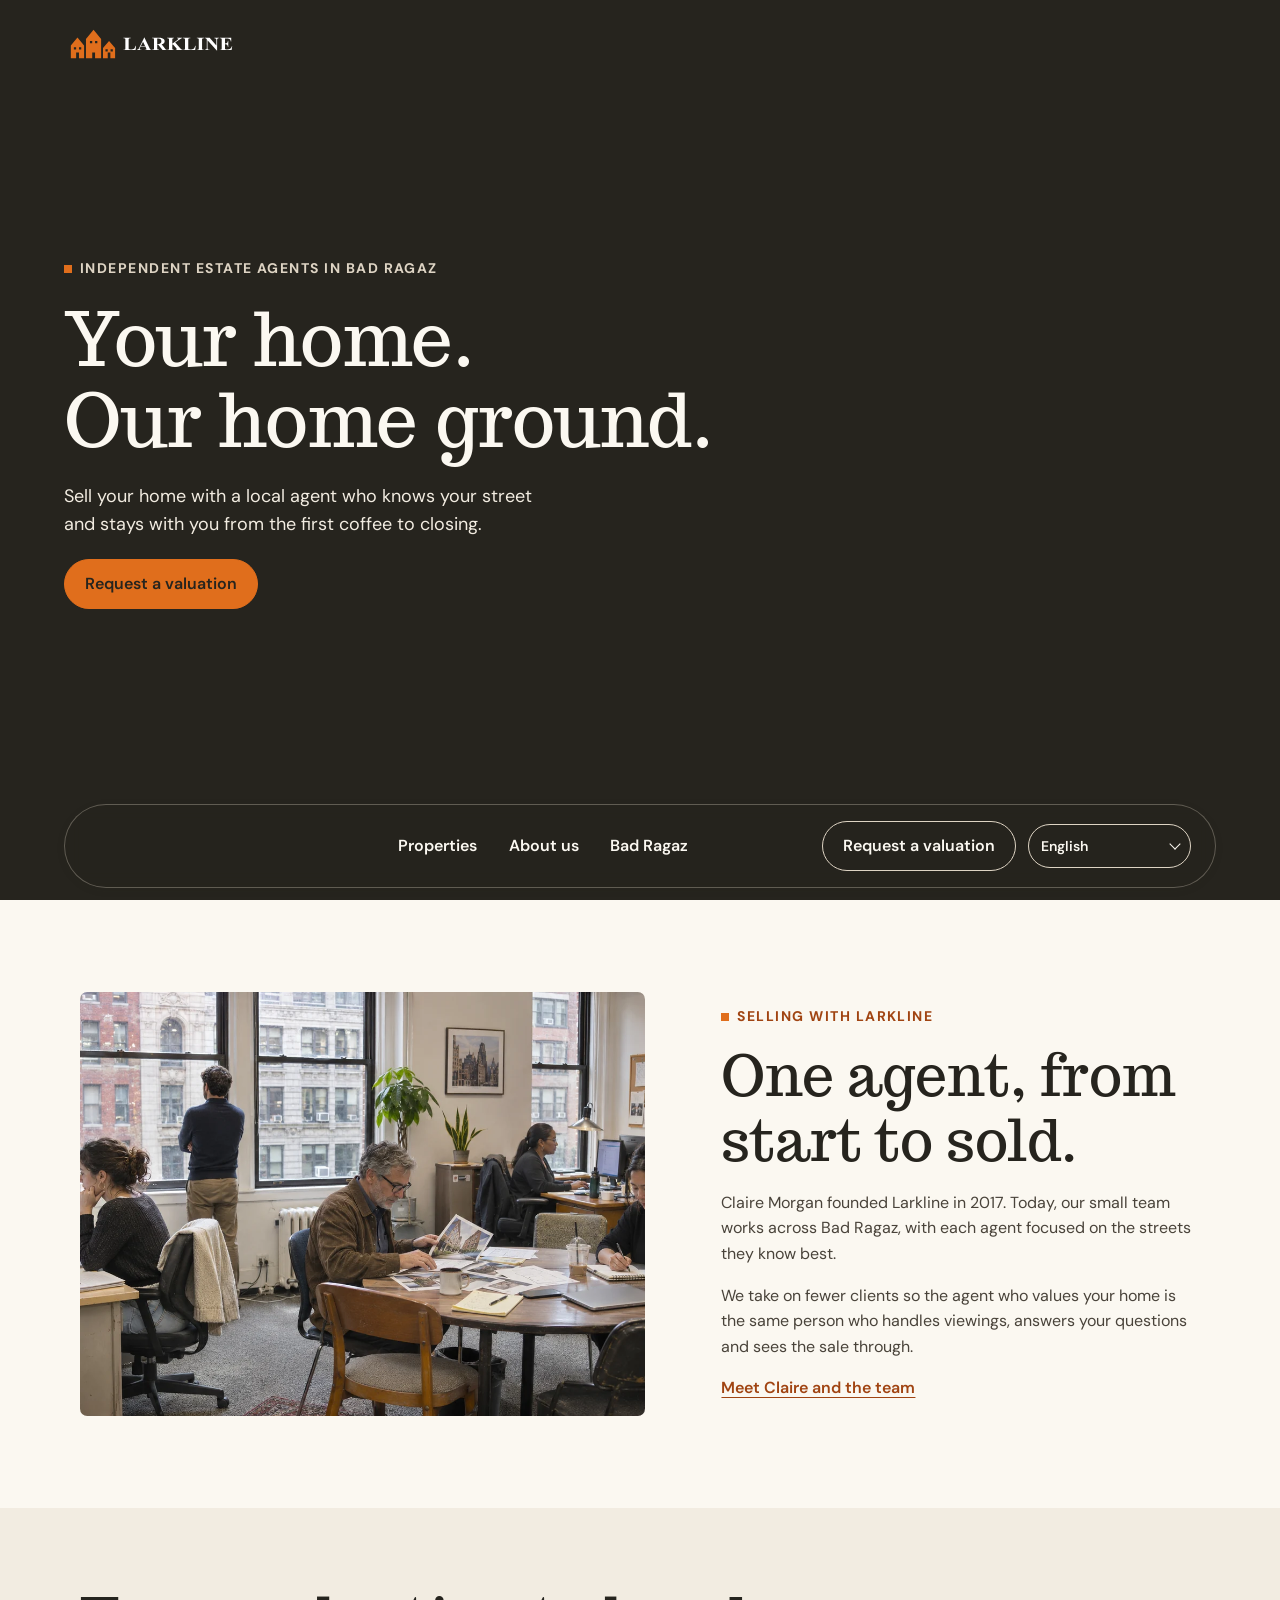
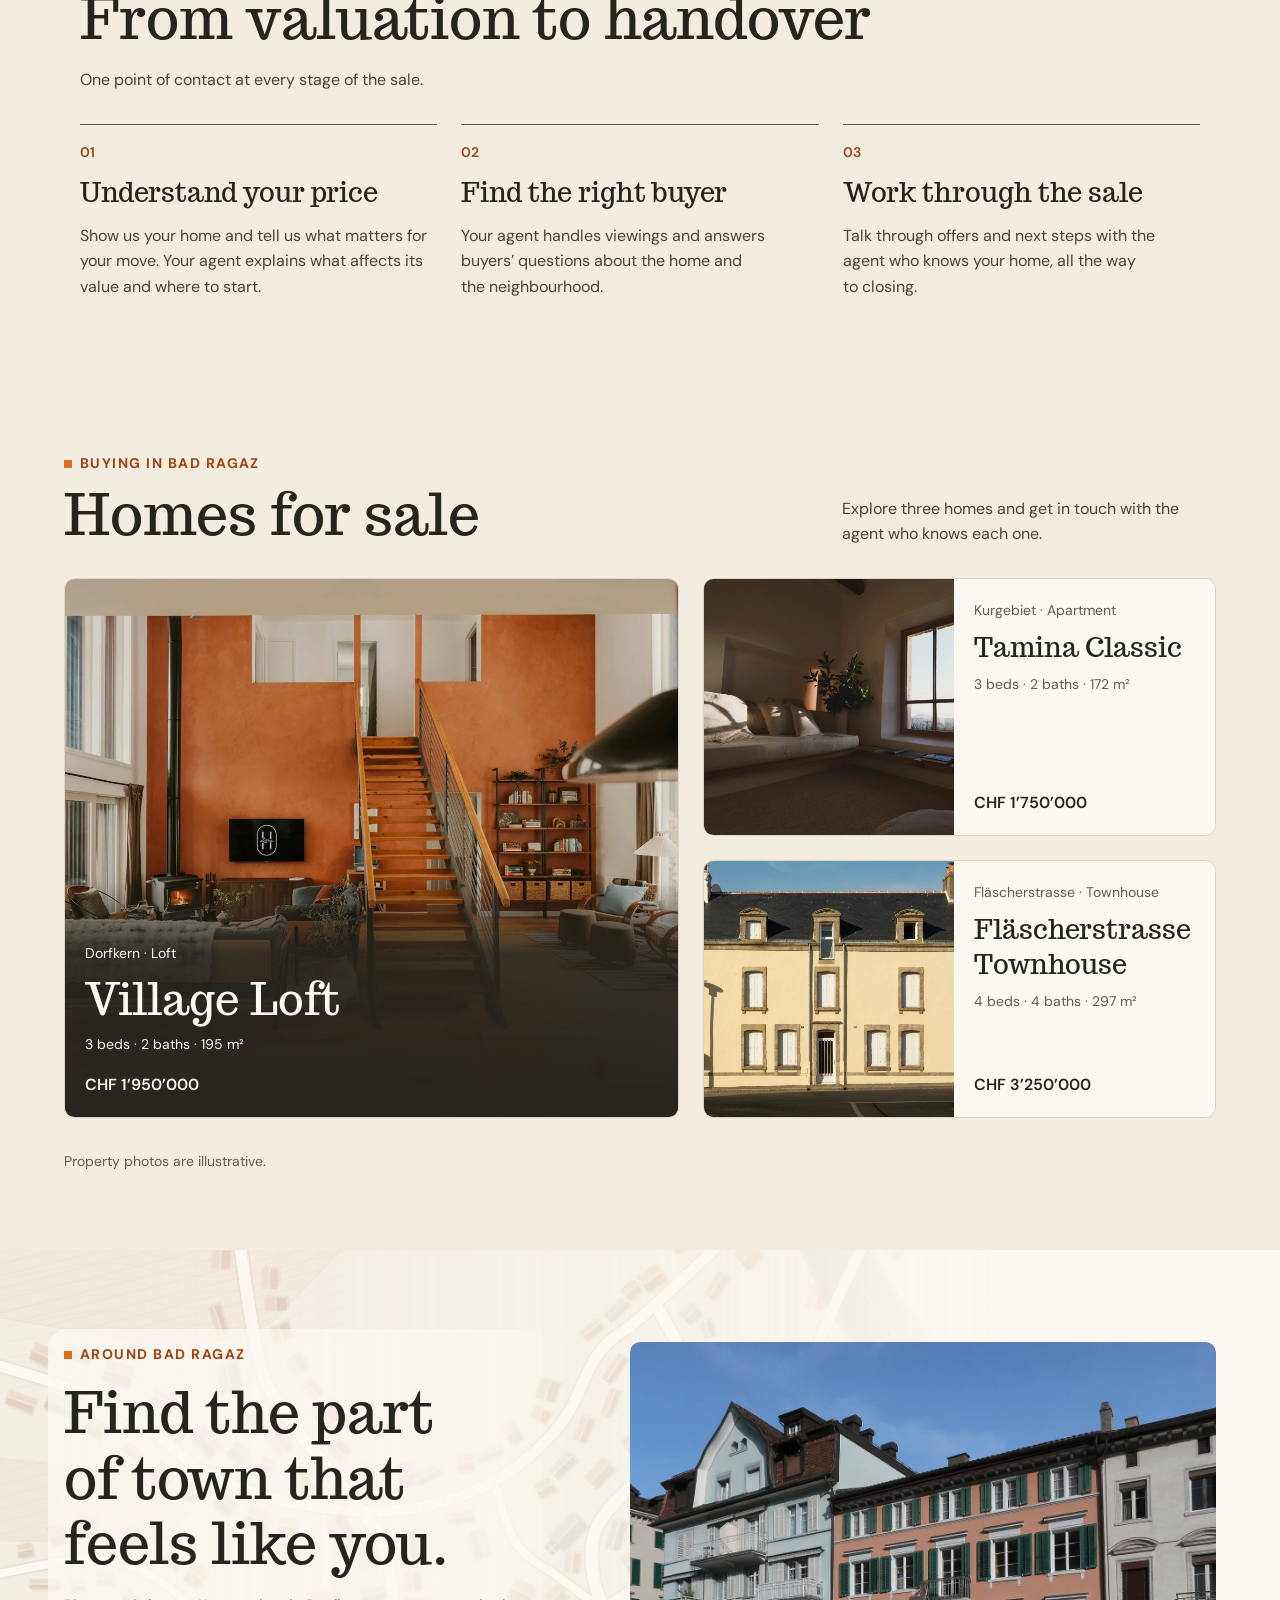
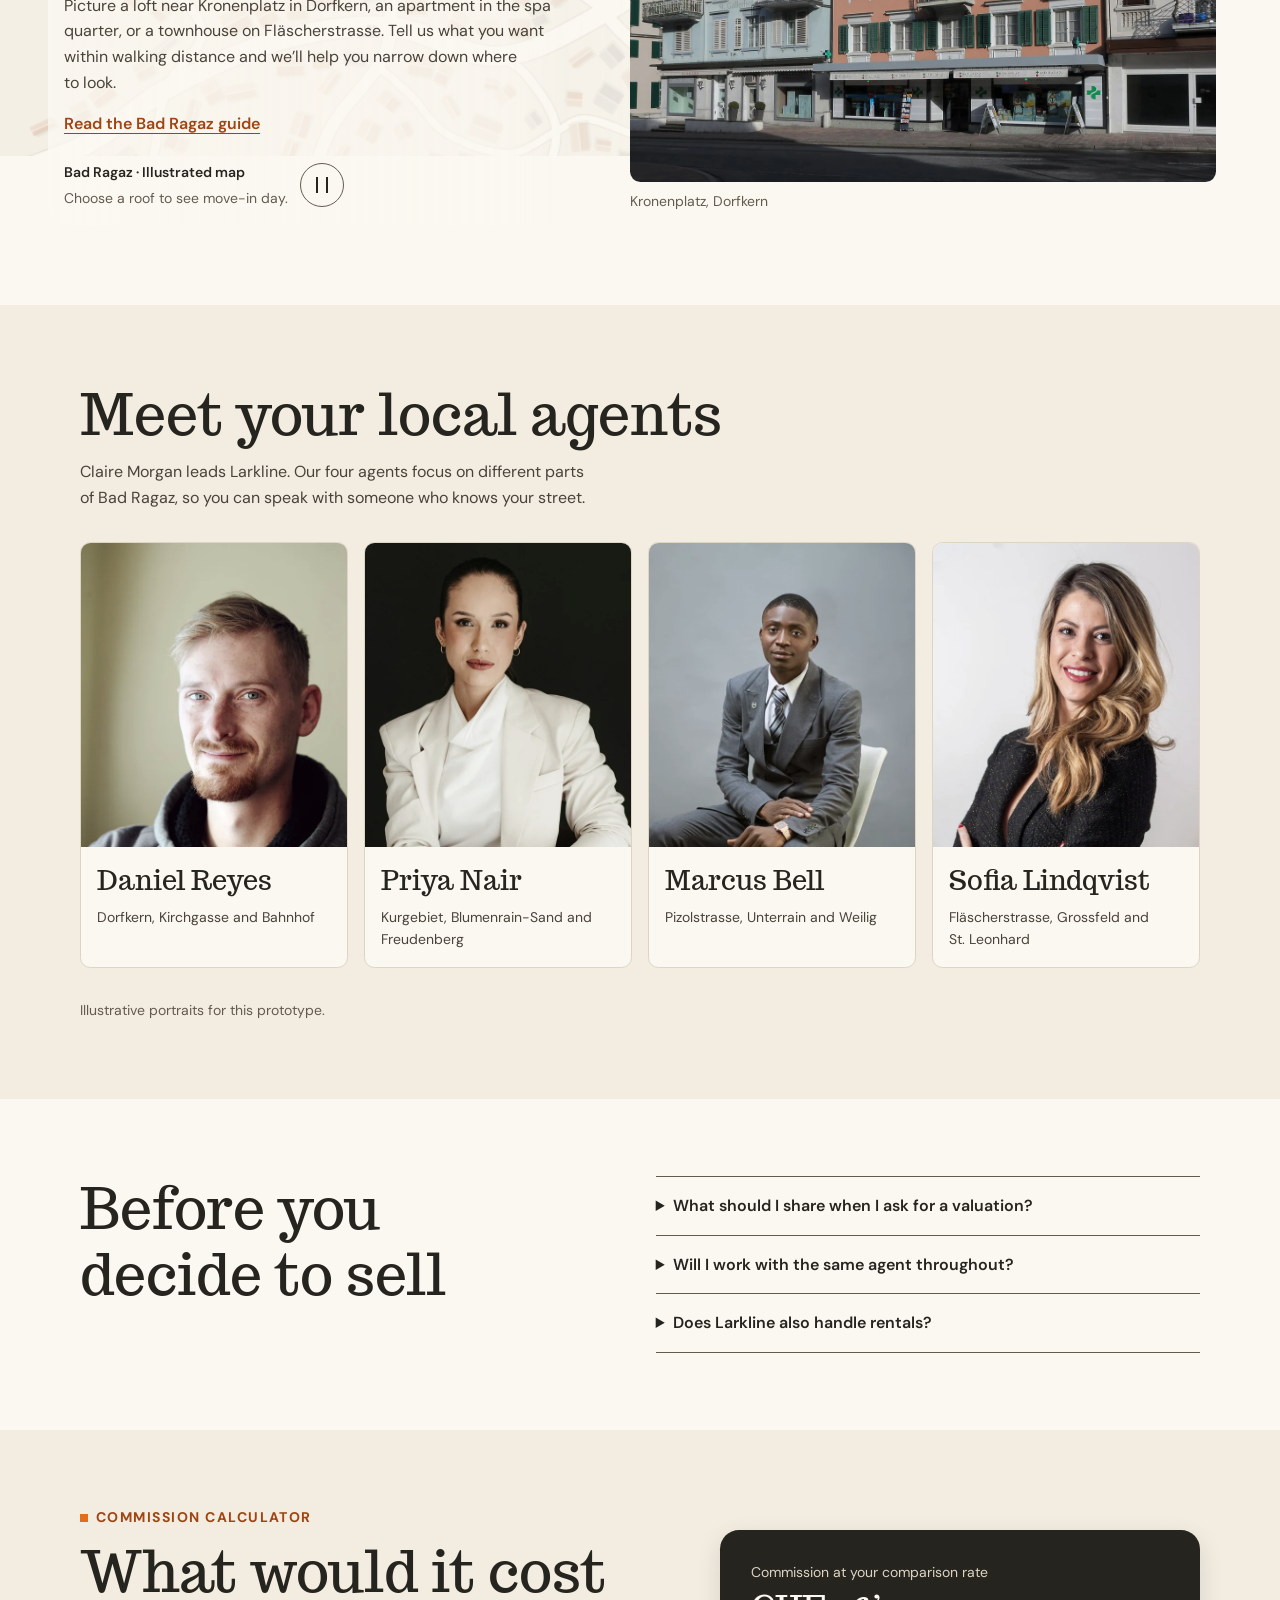
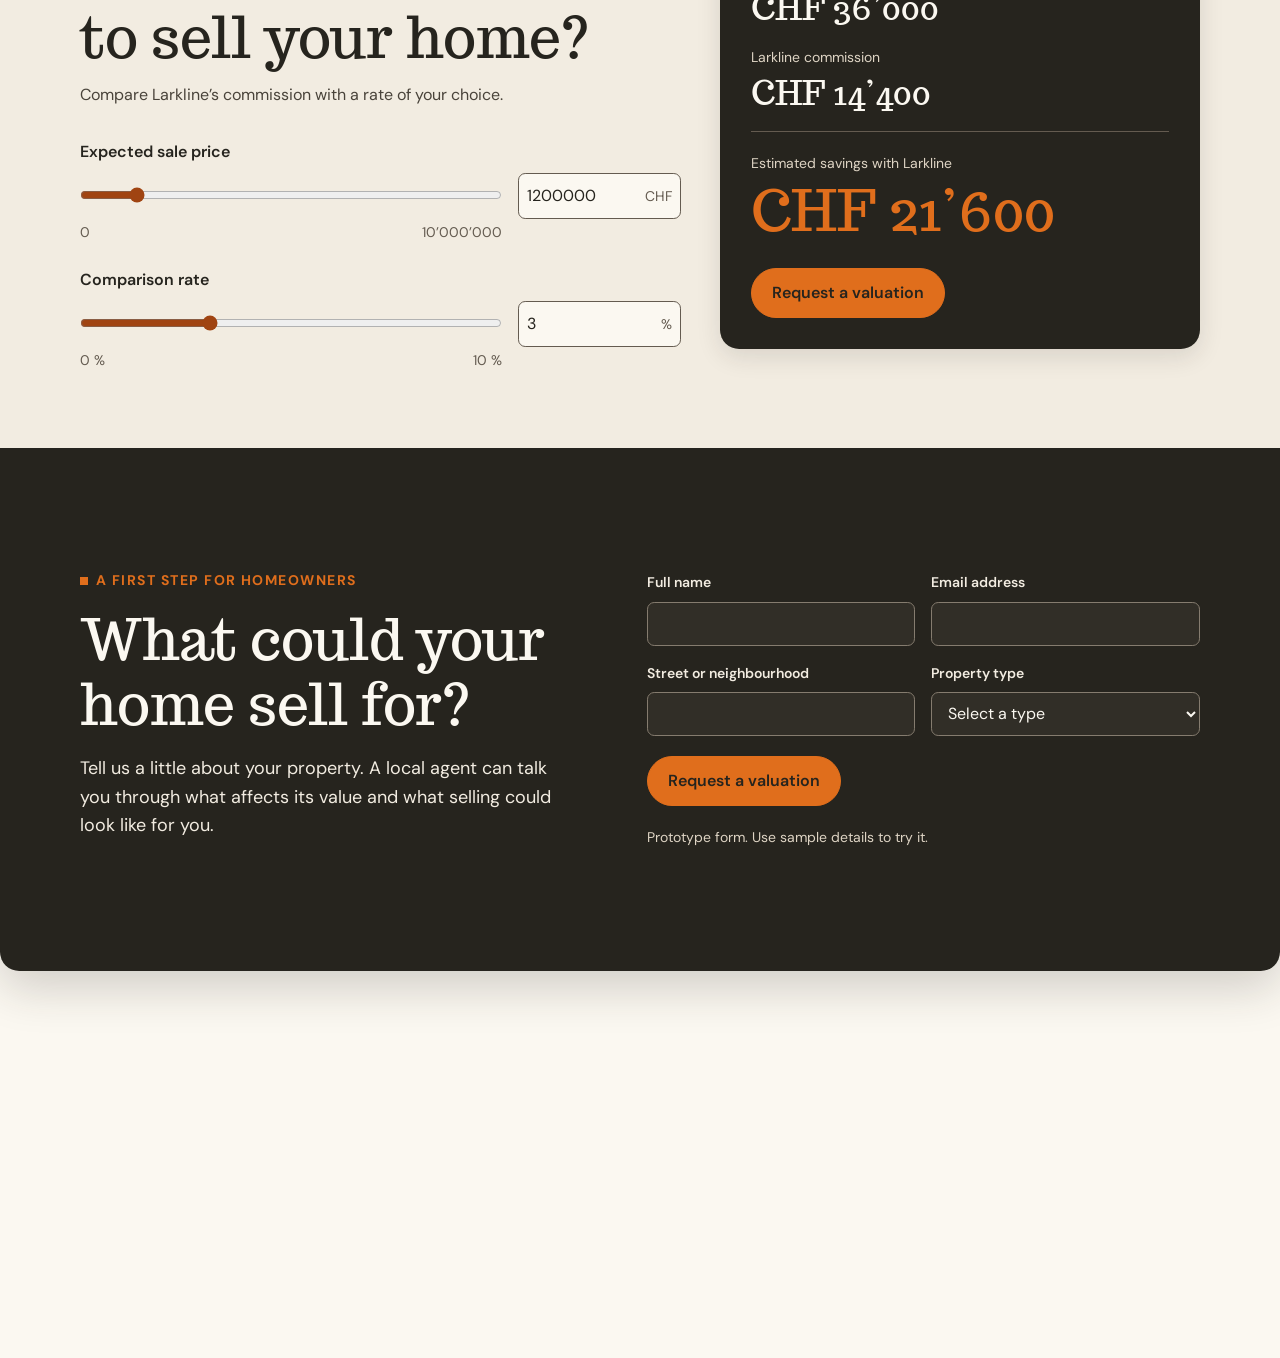
<file: index.html>
<!doctype html>
<html lang="en">
<head>
  <meta charset="utf-8">
  <meta name="viewport" content="width=device-width, initial-scale=1">
  <meta name="description" content="Larkline Estates is an independent Bad Ragaz estate agency. Sell your home or find your next one with a local agent by your side." data-i18n-content="meta/home">
  <title data-i18n="home-title">Larkline Estates | Local estate agents in Bad Ragaz</title>
  <link rel="icon" href="assets/larkline-favicon.png" type="image/png">
  <link rel="stylesheet" href="styles.css">
  <script src="language.js" defer></script>
  <script src="prototype.js" defer></script>
  <script src="town-map.js" defer></script>
</head>
<body>
  <a class="skip-link btn-solid" href="#main" data-i18n="skip">Skip to content</a>
  <main id="main" class="page-cover bg-light-1" data-curtain-cover tabindex="-1">
    <section class="home-hero bg-dark-1 body-on-dark boxed-l" aria-labelledby="home-title">
      <video class="hero-video" src="assets/hero-video.mp4" muted loop playsinline preload="metadata" aria-hidden="true" data-hero-video></video>
      <a class="brand hero-brand" href="index.html" aria-label="Larkline Estates home" data-i18n-aria-label="home-label" aria-current="page">
        <img src="assets/larkline-logo-light.svg" width="930" height="213" alt="Larkline Estates">
      </a>
      <div class="hero-copy flex-column flex-align-start">
        <p class="sub-title detail-on-dark eyebrow" data-i18n="hero-eyebrow">Independent estate agents in Bad Ragaz</p>
        <h1 id="home-title" class="title-1 heading-on-dark"><span data-i18n="hero-title-first">Your home.</span> <br><span data-i18n="hero-title-second">Our home ground.</span></h1>
        <p class="body-l" data-i18n="hero-intro">Sell your home with a local agent who knows your street and stays with you from the first coffee to closing.</p>
        <a class="btn-solid-on-dark" href="#valuation" data-i18n="valuation">Request a valuation</a>
      </div>
    </section>

  <header class="site-header home-nav flex-row flex-align-center flex-justify-between" data-home-nav>
    <a class="brand nav-brand" href="index.html" aria-label="Larkline Estates home" data-i18n-aria-label="home-label">
      <img src="assets/larkline-logo.svg" width="930" height="213" alt="Larkline Estates">
    </a>
    <nav class="desktop-nav" aria-label="Main navigation" data-i18n-aria-label="nav-label">
      <a href="#properties" data-i18n="properties">Properties</a>
      <a href="about.html" data-i18n="about">About us</a>
      <a href="bad-ragaz.html">Bad Ragaz</a>
    </nav>
    <div class="desktop-actions flex-row flex-align-center gap-12">
      <a class="btn-outline" href="#valuation" data-i18n="valuation">Request a valuation</a>
      <label class="language-picker" hidden>
        <span class="visually-hidden" data-i18n="language">Language</span>
        <select data-language-select>
          <option value="en" lang="en">English</option>
          <option value="de" lang="de">Deutsch</option>
          <option value="nl" lang="en" aria-label="What Rino speaks (Dutch)">What Rino speaks</option>
        </select>
      </label>
    </div>
    <details class="mobile-menu" data-menu>
      <summary><span class="visually-hidden" data-i18n="menu">Menu</span><span class="mobile-menu-icon" aria-hidden="true"></span></summary>
      <nav class="mobile-nav flex-column gap-8" aria-label="Main navigation" data-i18n-aria-label="nav-label">
        <a href="#properties" data-i18n="properties">Properties</a>
        <a href="about.html" data-i18n="about">About us</a>
        <a href="bad-ragaz.html">Bad Ragaz</a>
        <a class="btn-solid" href="#valuation" data-i18n="valuation">Request a valuation</a>
        <label class="language-picker" hidden>
          <span class="visually-hidden" data-i18n="language">Language</span>
          <select data-language-select>
            <option value="en" lang="en">English</option>
            <option value="de" lang="de">Deutsch</option>
            <option value="nl" lang="en" aria-label="What Rino speaks (Dutch)">What Rino speaks</option>
          </select>
        </label>
      </nav>
    </details>
  </header>

    <section id="about" data-scroll-reveal class="about-section bg-light-1 boxed-m pad-tb-96 flex-column gap-24" aria-labelledby="about-title">
      <div class="about-grid">
        <figure class="office-photo">
          <img class="rounded-s" src="assets/larkline-office.webp" width="1400" height="788" alt="People working together around a table in the supplied office photo" data-i18n-alt="office-alt" loading="lazy">
        </figure>
        <div class="section-copy flex-column flex-align-start gap-16">
          <p class="sub-title subtitle-on-light eyebrow" data-i18n="about-eyebrow">Selling with Larkline</p>
          <h2 id="about-title" class="title-2 heading-on-light" data-i18n="about-title">One agent, from start to sold.</h2>
          <p data-i18n="about-start">Claire Morgan founded Larkline in 2017. Today, our small team works across Bad Ragaz, with each agent focused on the streets they know best.</p>
          <p data-i18n="about-service">We take on fewer clients so the agent who values your home is the same person who handles viewings, answers your questions and sees the sale through.</p>
          <a class="text-link link-on-light" href="about.html" data-i18n="meet-team-link">Meet Claire and the team</a>
        </div>
      </div>
    </section>

    <section id="selling" data-scroll-reveal class="selling-section bg-light-2 boxed-m pad-tb-80 flex-column gap-32" aria-labelledby="selling-title">
      <div class="section-heading flex-row flex-wrap flex-align-end flex-justify-between gap-16">
        <h2 id="selling-title" class="title-2 heading-on-light" data-i18n="selling-title">From valuation to handover</h2>
        <p data-i18n="selling-intro">One point of contact at every stage of the sale.</p>
      </div>
      <ol class="selling-steps gap-24">
        <li class="flex-column gap-12">
          <h3 class="title-5 heading-on-light" data-i18n="selling-price">Understand your price</h3>
          <p data-i18n="selling-price-copy">Show us your home and tell us what matters for your move. Your agent explains what affects its value and where to start.</p>
        </li>
        <li class="flex-column gap-12">
          <h3 class="title-5 heading-on-light" data-i18n="selling-buyer">Find the right buyer</h3>
          <p data-i18n="selling-buyer-copy">Your agent handles viewings and answers buyers’ questions about the home and the neighbourhood.</p>
        </li>
        <li class="flex-column gap-12">
          <h3 class="title-5 heading-on-light" data-i18n="selling-steps">Work through the sale</h3>
          <p data-i18n="selling-steps-copy">Talk through offers and next steps with the agent who knows your home, all the way to closing.</p>
        </li>
      </ol>
    </section>

    <section id="properties" data-scroll-reveal class="bg-light-2 boxed-l pad-tb-80 flex-column gap-32" aria-labelledby="properties-title">
      <div class="section-heading flex-row flex-wrap flex-align-end flex-justify-between gap-16">
        <div class="flex-column gap-8">
          <p class="sub-title subtitle-on-light eyebrow" data-i18n="buying">Buying in Bad Ragaz</p>
          <h2 id="properties-title" class="title-2 heading-on-light" data-i18n="listings">Homes for sale</h2>
        </div>
        <p data-i18n="listing-intro">Explore three homes and get in touch with the agent who knows each one.</p>
      </div>
      <div class="listing-grid gap-24">
        <article class="listing-card listing-featured">
          <a class="listing-link flex-column" href="property.html?listing=village-loft">
            <div class="listing-image">
              <img src="assets/village-living.webp" width="1600" height="1067" alt="Illustrative living room with warm timber and daylight" data-i18n-alt="loft-alt" loading="lazy">
            </div>
            <div class="listing-copy pad-20 flex-column gap-8">
              <p class="body-s">Dorfkern · Loft</p>
              <h3 class="title-3">Village Loft</h3>
              <p class="body-s" data-i18n="loft-facts">3 beds · 2 baths · 195 m²</p>
              <p class="listing-price">CHF 1’950’000</p>
            </div>
          </a>
        </article>
        <article class="listing-card">
          <a class="listing-link flex-column" href="property.html?listing=tamina-classic">
            <div class="listing-image">
              <img src="assets/tamina.webp" width="1500" height="1000" alt="Illustrative apartment living room with soft neutral finishes" data-i18n-alt="tamina-alt" loading="lazy">
            </div>
            <div class="listing-copy pad-20 flex-column gap-8">
              <p class="body-s detail-on-light" data-i18n="tamina-meta">Kurgebiet · Apartment</p>
              <h3 class="title-5 heading-on-light">Tamina Classic</h3>
              <p class="body-s detail-on-light" data-i18n="tamina-facts">3 beds · 2 baths · 172 m²</p>
              <p class="listing-price">CHF 1’750’000</p>
            </div>
          </a>
        </article>
        <article class="listing-card">
          <a class="listing-link flex-column" href="property.html?listing=flaescherstrasse-townhouse">
            <div class="listing-image">
              <img src="assets/townhouse.webp" width="1500" height="1000" alt="Illustrative townhouse with a cream façade and slate roof" data-i18n-alt="townhouse-alt" loading="lazy">
            </div>
            <div class="listing-copy pad-20 flex-column gap-8">
              <p class="body-s detail-on-light" data-i18n="townhouse-meta">Fläscherstrasse · Townhouse</p>
              <h3 class="title-5 heading-on-light" data-i18n="townhouse-title">Fläscherstrasse Townhouse</h3>
              <p class="body-s detail-on-light" data-i18n="townhouse-facts">4 beds · 4 baths · 297 m²</p>
              <p class="listing-price">CHF 3’250’000</p>
            </div>
          </a>
        </article>
      </div>
      <p class="body-s detail-on-light" data-i18n="photo-note">Property photos are illustrative.</p>
    </section>

    <section id="bad-ragaz" data-scroll-reveal data-neighborhood-section class="neighborhood-section bg-light-1 boxed-l pad-tb-96" aria-labelledby="neighborhood-title">
      <div class="town-map" data-town-map hidden>
        <canvas class="town-map-canvas" data-map-canvas aria-hidden="true"></canvas>
      </div>
      <button type="button" class="town-map-surface" data-map-surface aria-label="Play move-in on the illustrated map" hidden></button>
      <div class="neighborhood-grid">
        <div class="neighborhood-copy flex-column flex-align-start gap-24">
          <div class="section-copy flex-column flex-align-start gap-16">
            <p class="sub-title subtitle-on-light eyebrow" data-i18n="around">Around Bad Ragaz</p>
            <h2 id="neighborhood-title" class="title-2 heading-on-light" data-i18n="around-title">Find the part of town that feels like you.</h2>
            <p data-i18n="around-copy">Picture a loft near Kronenplatz in Dorfkern, an apartment in the spa quarter, or a townhouse on Fläscherstrasse. Tell us what you want within walking distance and we’ll help you narrow down where to look.</p>
            <a class="text-link link-on-light" href="bad-ragaz.html" data-i18n="town-guide-link">Read the Bad Ragaz guide</a>
          </div>
          <div class="town-map-ui flex-row flex-align-center gap-12" data-map-ui hidden>
            <div class="town-map-caption flex-column gap-4">
              <p class="body-s map-caption-label" data-i18n="map-caption">Bad Ragaz · Illustrated map</p>
              <p class="body-s" role="status" data-map-status hidden>Choose a roof to see move-in day.</p>
            </div>
            <button type="button" class="map-action" data-map-pause aria-label="Pause map" hidden></button>
          </div>
        </div>
        <figure class="neighborhood-photo flex-column gap-8">
          <img class="rounded-m" src="assets/kronenplatz.webp" width="1500" height="1000" alt="Historic buildings and storefronts at Kronenplatz in the centre of Bad Ragaz" data-i18n-alt="town-alt" loading="lazy">
          <figcaption class="body-s detail-on-light">Kronenplatz, Dorfkern</figcaption>
        </figure>
      </div>
    </section>

    <section id="team" data-scroll-reveal class="bg-light-2 boxed-m pad-tb-80 flex-column gap-32" aria-labelledby="team-title">
      <div class="section-copy flex-column gap-12">
        <h2 id="team-title" class="title-2 heading-on-light" data-i18n="team-title">Meet your local agents</h2>
        <p data-i18n="team-intro">Claire Morgan leads Larkline. Our four agents focus on different parts of Bad Ragaz, so you can speak with someone who knows your street.</p>
      </div>
      <ul class="local-agents gap-16">
        <li class="card agent-profile"><img src="assets/agent-daniel.webp" alt="" width="560" height="640" loading="lazy"><div class="pad-16 flex-column gap-8"><h3 class="title-5 heading-on-light">Daniel Reyes</h3><p class="body-s" data-i18n="daniel-area">Dorfkern, Kirchgasse and Bahnhof</p></div></li>
        <li class="card agent-profile"><img src="assets/agent-priya.webp" alt="" width="560" height="640" loading="lazy"><div class="pad-16 flex-column gap-8"><h3 class="title-5 heading-on-light">Priya Nair</h3><p class="body-s" data-i18n="priya-area">Kurgebiet, Blumenrain-Sand and Freudenberg</p></div></li>
        <li class="card agent-profile"><img src="assets/agent-marcus.webp" alt="" width="560" height="640" loading="lazy"><div class="pad-16 flex-column gap-8"><h3 class="title-5 heading-on-light">Marcus Bell</h3><p class="body-s" data-i18n="marcus-area">Pizolstrasse, Unterrain and Weilig</p></div></li>
        <li class="card agent-profile"><img src="assets/agent-sofia.webp" alt="" width="560" height="640" loading="lazy"><div class="pad-16 flex-column gap-8"><h3 class="title-5 heading-on-light">Sofia Lindqvist</h3><p class="body-s" data-i18n="sofia-area">Fläscherstrasse, Grossfeld and St. Leonhard</p></div></li>
      </ul>
      <p class="body-s detail-on-light" data-i18n="portrait-note">Illustrative portraits for this prototype.</p>
    </section>

    <section id="selling-questions" data-scroll-reveal class="bg-light-1 boxed-m pad-tb-80 flex-column gap-24" aria-labelledby="questions-title">
      <div class="questions-grid gap-32">
        <h2 id="questions-title" class="title-2 heading-on-light" data-i18n="faq-title">Before you decide to sell</h2>
        <div class="questions-list">
          <details>
            <summary data-i18n="faq-value-q">What should I share when I ask for a valuation?</summary>
            <p data-i18n="faq-value-a">Your street or neighbourhood and the type of home are enough to start. An agent can ask for more detail when you speak.</p>
          </details>
          <details>
            <summary data-i18n="faq-agent-q">Will I work with the same agent throughout?</summary>
            <p data-i18n="faq-agent-a">Yes. The agent who first speaks with you stays with you through viewings, questions and closing.</p>
          </details>
          <details>
            <summary data-i18n="faq-rent-q">Does Larkline also handle rentals?</summary>
            <p data-i18n="faq-rent-a">We focus on buying and selling homes in Bad Ragaz.</p>
          </details>
        </div>
      </div>
    </section>

    <section id="commission" class="bg-light-2 boxed-m pad-tb-80" aria-labelledby="commission-title" data-commission hidden>
      <div class="commission-layout gap-40">
        <div class="flex-column gap-32">
          <div class="section-copy flex-column gap-12">
            <p class="sub-title subtitle-on-light eyebrow" data-i18n="commission-eyebrow">Commission calculator</p>
            <h2 id="commission-title" class="title-2 heading-on-light" data-i18n="commission-title">What would it cost to sell your home?</h2>
            <p data-i18n="commission-intro">Compare Larkline’s commission with a rate of your choice.</p>
          </div>
          <div class="commission-controls flex-column gap-24">
            <div class="commission-control flex-column gap-8">
              <label id="commission-price-label" for="commission-price" data-i18n="commission-price">Expected sale price</label>
              <div class="commission-adjust gap-16">
                <div class="flex-column gap-4">
                  <input class="commission-slider" type="range" min="0" max="10000000" step="1" value="1200000" aria-labelledby="commission-price-label">
                  <div class="commission-limits body-s detail-on-light" aria-hidden="true"><span>0</span><span>10’000’000</span></div>
                </div>
                <div class="commission-entry">
                  <input id="commission-price" type="number" inputmode="numeric" min="0" max="10000000" step="1" value="1200000" aria-describedby="commission-chf" required>
                  <span id="commission-chf" class="body-s detail-on-light">CHF</span>
                </div>
              </div>
            </div>
            <div class="commission-control flex-column gap-8">
              <label id="commission-rate-label" for="commission-rate" data-i18n="commission-rate">Comparison rate</label>
              <div class="commission-adjust gap-16">
                <div class="flex-column gap-4">
                  <input class="commission-slider" type="range" min="0" max="10" step="0.01" value="3" aria-labelledby="commission-rate-label">
                  <div class="commission-limits body-s detail-on-light" aria-hidden="true"><span>0 %</span><span>10 %</span></div>
                </div>
                <div class="commission-entry">
                  <input id="commission-rate" type="number" inputmode="decimal" min="0" max="10" step="0.01" value="3" aria-describedby="commission-percent" required>
                  <span id="commission-percent" class="body-s detail-on-light">%</span>
                </div>
              </div>
            </div>
            <p id="commission-hint" class="commission-hint body-s" data-commission-hint data-i18n="commission-hint" hidden>Enter a whole-franc amount up to CHF 10’000’000 and a rate from 0% to 10% with up to two decimal places.</p>
          </div>
        </div>
        <div class="commission-card bg-dark-1 body-on-dark rounded-l pad-32 flex-column flex-align-start gap-24">
          <dl class="commission-results flex-column gap-16" aria-live="polite" aria-atomic="true">
            <div>
              <dt class="body-s detail-on-dark" data-i18n="commission-other">Commission at your comparison rate</dt>
              <dd class="title-4 use-heading-font heading-on-dark" data-commission-other>CHF 36’000</dd>
            </div>
            <div>
              <dt class="body-s detail-on-dark" data-i18n="commission-larkline">Larkline commission</dt>
              <dd class="title-4 use-heading-font heading-on-dark" data-commission-larkline>CHF 14’400</dd>
            </div>
            <div class="commission-difference">
              <dt class="body-s detail-on-dark" data-commission-difference-label>Estimated savings with Larkline</dt>
              <dd class="title-2 use-heading-font" data-commission-difference>CHF 21’600</dd>
            </div>
          </dl>
          <a class="btn-solid-on-dark" href="#valuation" data-i18n="valuation">Request a valuation</a>
        </div>
      </div>
    </section>

    <section id="valuation" data-scroll-reveal class="bg-dark-1 body-on-dark boxed-m pad-tb-128 flex-column gap-24" aria-labelledby="valuation-title">
      <div class="valuation-grid">
        <div class="section-copy flex-column flex-align-start gap-16">
          <p class="sub-title subtitle-on-dark eyebrow" data-i18n="valuation-eyebrow">A first step for homeowners</p>
          <h2 id="valuation-title" class="title-2 heading-on-dark" data-i18n="valuation-title">What could your home sell for?</h2>
          <p class="body-l" data-i18n="valuation-intro">Tell us a little about your property. A local agent can talk you through what affects its value and what selling could look like for you.</p>
        </div>
        <form class="valuation-form flex-column flex-align-start gap-20" data-valuation aria-describedby="valuation-note">
          <div class="form-grid gap-16">
            <label><span data-i18n="full-name">Full name</span><input required autocomplete="name"></label>
            <label><span data-i18n="email">Email address</span><input type="email" required autocomplete="email"></label>
            <label><span data-i18n="street">Street or neighbourhood</span><input required></label>
            <label><span id="valuation-type-label" data-i18n="type">Property type</span>
              <select required aria-labelledby="valuation-type-label">
                <option value="" data-i18n="select-type">Select a type</option>
                <option value="apartment" data-i18n="apartment">Apartment</option>
                <option value="house" data-i18n="house">House</option>
                <option value="loft">Loft</option>
                <option value="townhouse" data-i18n="townhouse">Townhouse</option>
                <option value="other" data-i18n="other">Other</option>
              </select>
            </label>
          </div>
          <button class="btn-solid-on-dark" type="submit" disabled data-i18n="valuation">Request a valuation</button>
          <p id="valuation-note" class="body-s detail-on-dark" data-i18n="valuation-note">Prototype form. Use sample details to try it.</p>
          <p class="form-status body-m" role="status" tabindex="-1" hidden data-i18n="valuation-success">Request preview complete. Your details stayed on this page.</p>
          <noscript><p class="body-s" data-i18n="enable-js">Enable JavaScript to preview the request.</p></noscript>
        </form>
      </div>
    </section>
  </main>

  <footer class="site-footer bg-light-2 boxed-l" data-curtain-footer>
    <div class="footer-inner flex-column gap-32" data-footer-inner>
    <div class="footer-main gap-24">
      <div class="footer-identity flex-column flex-align-start gap-20">
        <a class="brand" href="index.html" aria-label="Larkline Estates home" data-i18n-aria-label="home-label"><img src="assets/larkline-logo.svg" width="930" height="213" alt="Larkline Estates"></a>
        <address class="body-s flex-column gap-4">
          <div>Pfäferserstrasse, Dorfkern<br><span data-i18n="address">7310 Bad Ragaz, Switzerland</span></div>
          <a class="text-link link-on-light" href="mailto:hello@larkline.example">hello@larkline.example</a>
          <span>+41 81 555 01 00</span>
        </address>
      </div>
      <nav class="body-s flex-column flex-align-start gap-8" aria-label="Footer navigation" data-i18n-aria-label="footer-nav">
        <p class="footer-label" data-i18n="footer-pages">Explore</p>
        <a class="text-link link-on-light" href="index.html#properties" data-i18n="properties">Properties</a>
        <a class="text-link link-on-light" href="about.html" data-i18n="about">About us</a>
        <a class="text-link link-on-light" href="bad-ragaz.html">Bad Ragaz</a>
      </nav>
      <div class="body-s detail-on-light flex-column flex-align-start gap-8">
        <p class="footer-label" data-i18n="footer-legal">Legal</p>
        <span data-i18n="privacy">Privacy policy</span>
        <span data-i18n="imprint">Legal notice</span>
      </div>
    </div>
    <div class="footer-bottom flex-row flex-wrap flex-align-start flex-justify-between gap-12 body-s detail-on-light">
      <p data-i18n="footer-note">Larkline Estates · Prototype with fictional listings and contact details</p>
      <details class="credits">
        <summary data-i18n="credits">Photo credits</summary>
        <ul>
          <li><a href="https://commons.wikimedia.org/wiki/File:Bad_Ragaz_-_Fl%C3%A4scherstrasse.jpg">Fläscherstrasse</a>, <a href="https://commons.wikimedia.org/wiki/File:Bad_Ragaz_-_Kronenplatz.jpg">Kronenplatz</a> · Kecko · <a href="https://creativecommons.org/licenses/by/2.0/">CC BY 2.0</a> · <span data-i18n="credits-crop">Cropped for display.</span></li>
          <li><span data-i18n="credits-listings">Illustrative property photos</span> · <a href="https://unsplash.com/photos/HiIo-viWU40">Clay Banks</a>, <a href="https://unsplash.com/photos/wcS0Bsky5yU">Max Harlynking</a> · <a href="https://unsplash.com/license" data-i18n="license-unsplash">Unsplash License</a> · <a href="https://www.pexels.com/photo/17264331/">Jan van der Wolf</a> · <a href="https://www.pexels.com/license/" data-i18n="license-pexels">Pexels License</a>.</li>
          <li><span data-i18n="portraits">Illustrative portraits</span> · <a href="https://www.pexels.com/photo/6273841/">Alexander Grey</a>, <a href="https://www.pexels.com/photo/38139796/">Jonathan Borba</a>, <a href="https://www.pexels.com/photo/31647494/">Boko Shots</a>, <a href="https://www.pexels.com/photo/12946488/">Vinícius Caricatte</a> · <a href="https://www.pexels.com/license/" data-i18n="license-pexels">Pexels License</a></li>
        </ul>
      </details>
    </div>
    <p class="footer-copyright body-s detail-on-light">© Mosko. Digital on Point.</p>
    </div>
  </footer>
</body>
</html>
</file>
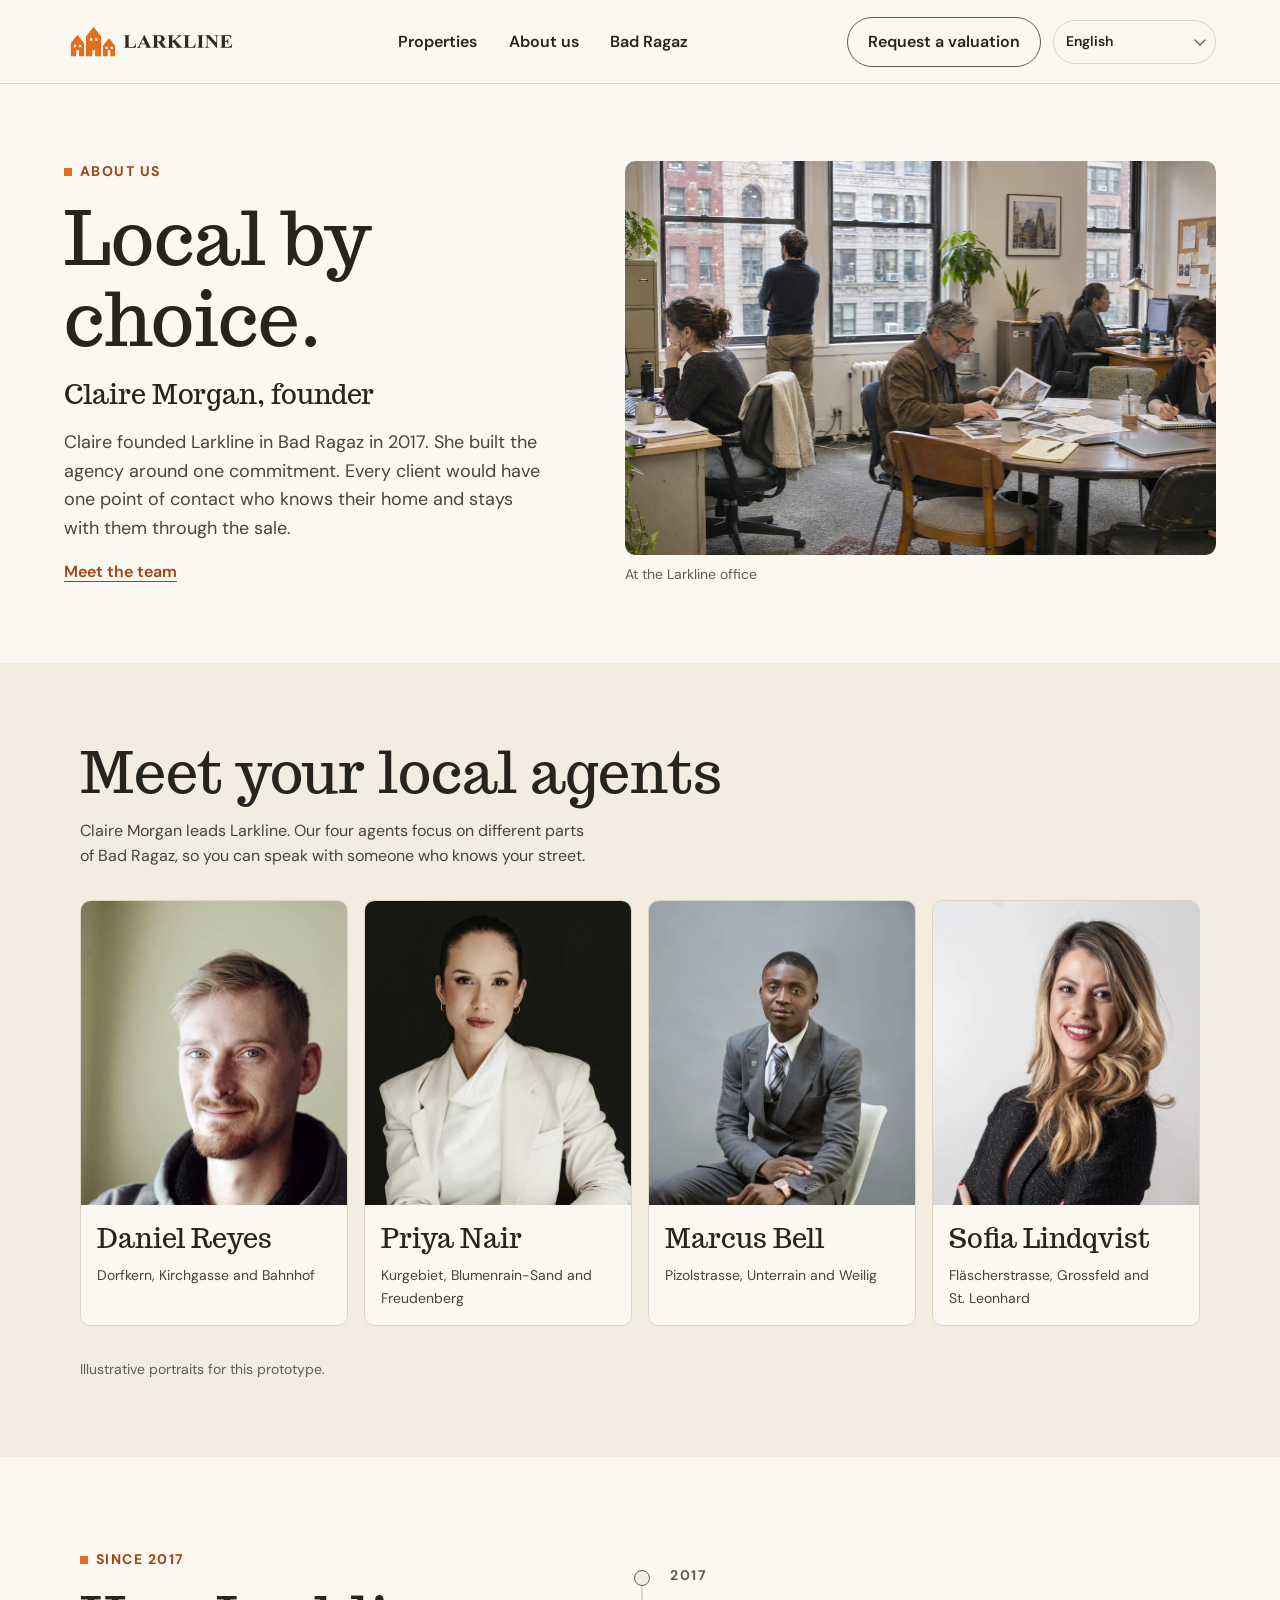
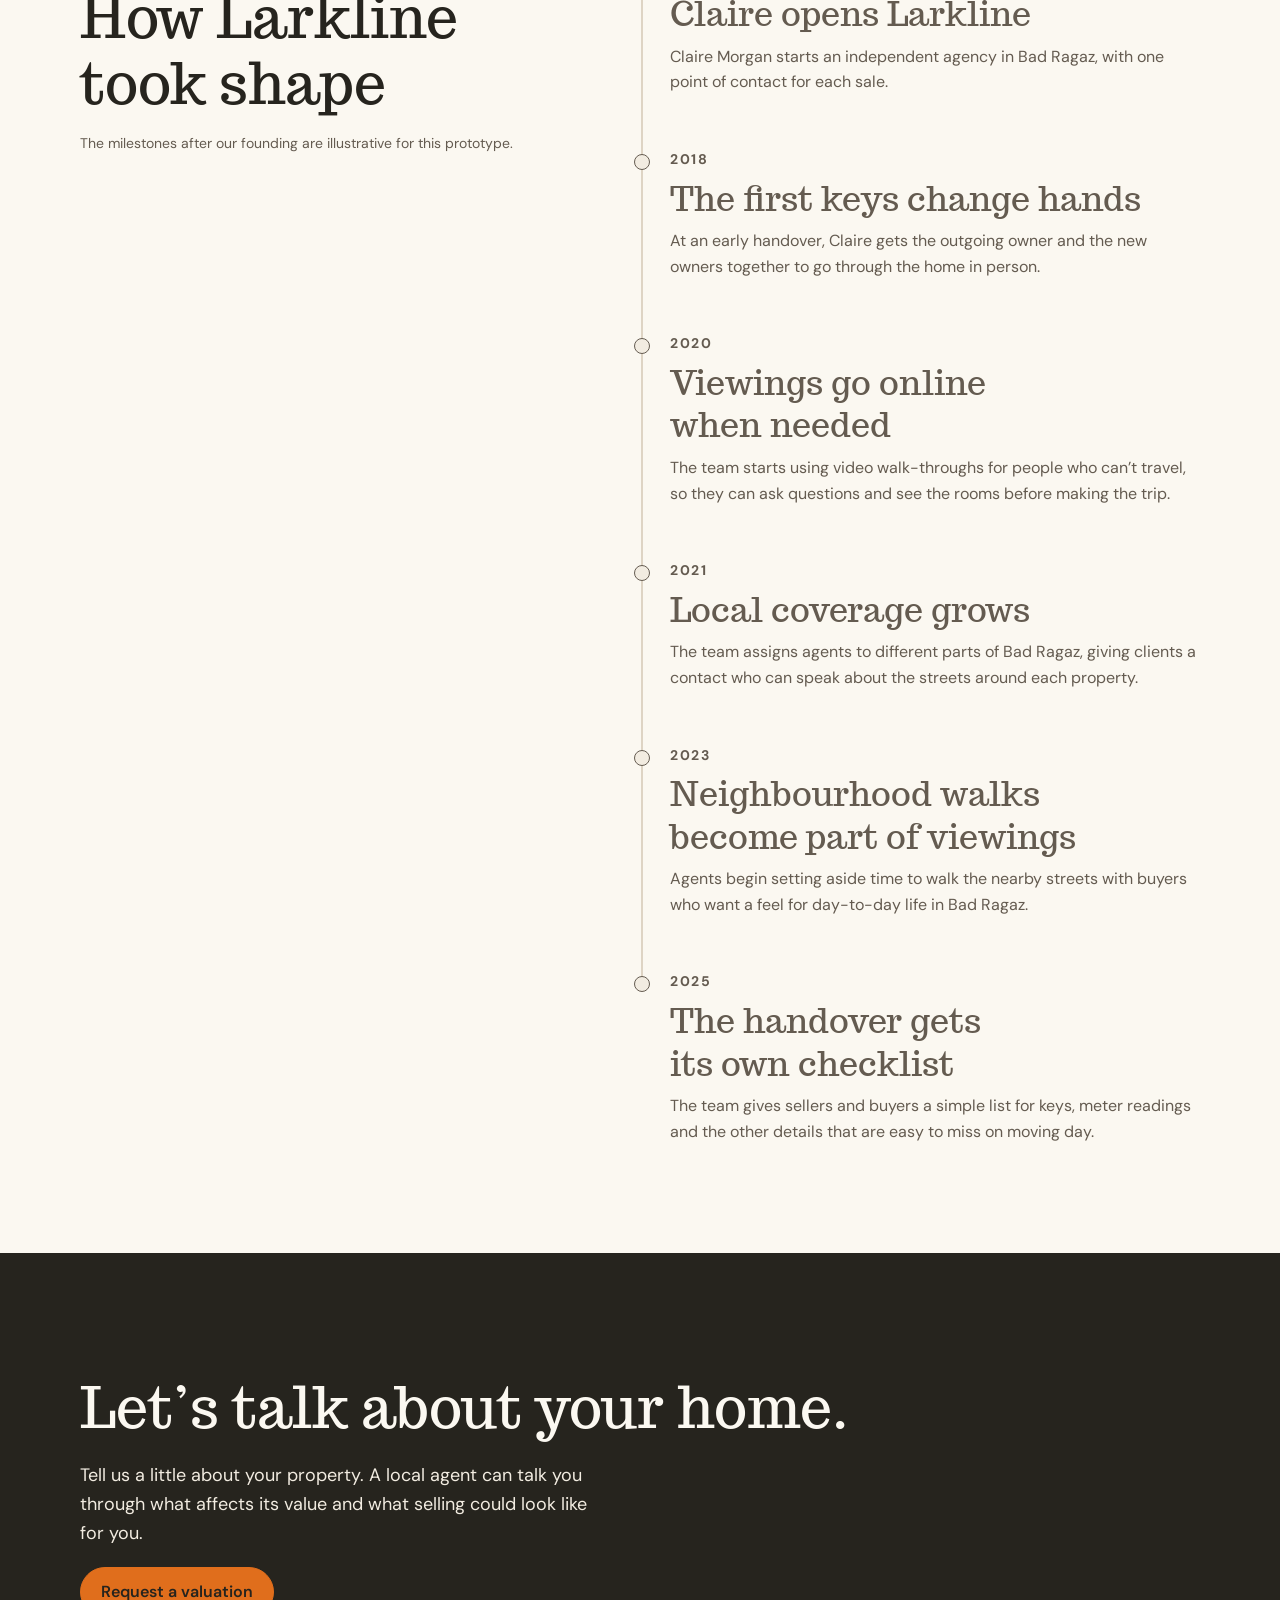
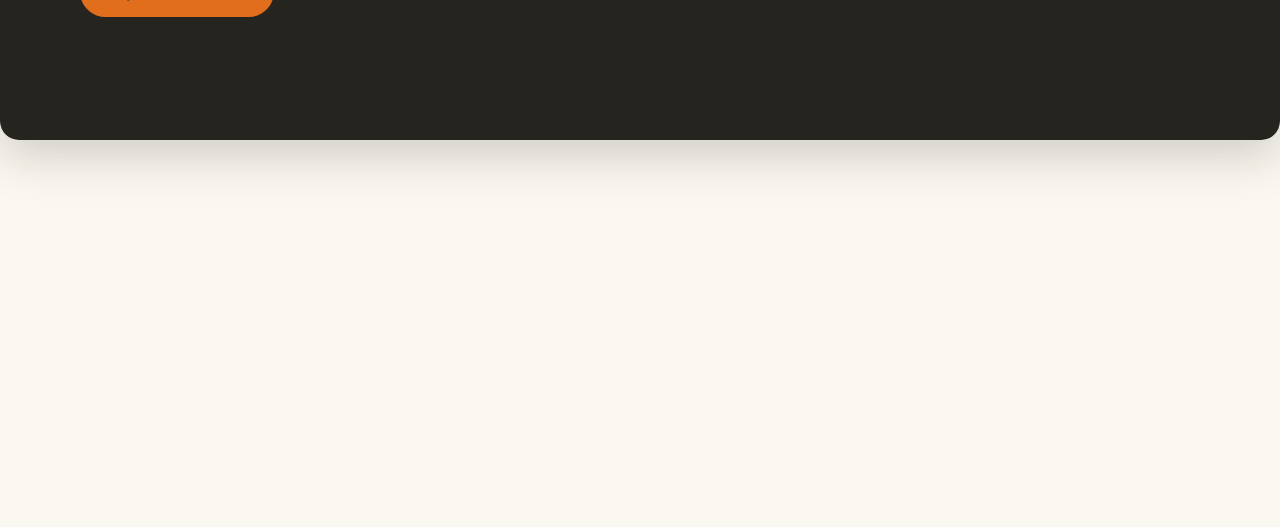
<file: about.html>
<!doctype html>
<html lang="en">
<head>
  <meta charset="utf-8">
  <meta name="viewport" content="width=device-width, initial-scale=1">
  <meta name="description" content="Meet founder Claire Morgan and the independent Larkline Estates team in Bad Ragaz." data-i18n-content="about-meta-description">
  <title data-i18n="about-meta-title">About Larkline Estates | Bad Ragaz</title>
  <link rel="icon" href="assets/larkline-favicon.png" type="image/png">
  <link rel="stylesheet" href="styles.css">
  <script src="language.js" defer></script>
  <script src="prototype.js" defer></script>
  <script src="timeline.js" defer></script>
</head>
<body>
  <a class="skip-link btn-solid" href="#main" data-i18n="skip">Skip to content</a>
  <div class="page-cover bg-light-1" data-curtain-cover>
  <header class="site-header boxed-l flex-row flex-align-center flex-justify-between gap-24">
    <a class="brand" href="index.html" aria-label="Larkline Estates home" data-i18n-aria-label="home-label"><img src="assets/larkline-logo.svg" width="930" height="213" alt="Larkline Estates"></a>
    <nav class="desktop-nav" aria-label="Main navigation" data-i18n-aria-label="nav-label">
      <a href="index.html#properties" data-i18n="properties">Properties</a>
      <a href="about.html" aria-current="page" data-i18n="about">About us</a>
      <a href="bad-ragaz.html">Bad Ragaz</a>
    </nav>
    <div class="desktop-actions flex-row flex-align-center gap-12">
      <a class="btn-outline" href="index.html#valuation" data-i18n="valuation">Request a valuation</a>
      <label class="language-picker" hidden>
        <span class="visually-hidden" data-i18n="language">Language</span>
        <select data-language-select>
          <option value="en" lang="en">English</option>
          <option value="de" lang="de">Deutsch</option>
          <option value="nl" lang="en" aria-label="What Rino speaks (Dutch)">What Rino speaks</option>
        </select>
      </label>
    </div>
    <details class="mobile-menu" data-menu>
      <summary><span class="visually-hidden" data-i18n="menu">Menu</span><span class="mobile-menu-icon" aria-hidden="true"></span></summary>
      <nav class="mobile-nav flex-column gap-8" aria-label="Main navigation" data-i18n-aria-label="nav-label">
        <a href="index.html#properties" data-i18n="properties">Properties</a>
        <a href="about.html" aria-current="page" data-i18n="about">About us</a>
        <a href="bad-ragaz.html">Bad Ragaz</a>
        <a class="btn-solid" href="index.html#valuation" data-i18n="valuation">Request a valuation</a>
        <label class="language-picker" hidden>
          <span class="visually-hidden" data-i18n="language">Language</span>
          <select data-language-select>
            <option value="en" lang="en">English</option>
            <option value="de" lang="de">Deutsch</option>
            <option value="nl" lang="en" aria-label="What Rino speaks (Dutch)">What Rino speaks</option>
          </select>
        </label>
      </nav>
    </details>
  </header>
    <main id="main" tabindex="-1">

      <section class="page-intro bg-light-1 boxed-l pad-tb-80 flex-column gap-32" aria-labelledby="main-title">
        <div class="founder-layout">
          <div class="section-copy flex-column flex-align-start gap-16">
            <p class="sub-title subtitle-on-light eyebrow" data-i18n="about">About us</p>
            <h1 id="main-title" class="title-1 heading-on-light" data-i18n="about-page-heading">Local by choice.</h1>
            <h2 class="title-5 heading-on-light" data-i18n="founder-name">Claire Morgan, founder</h2>
            <p class="body-l" data-i18n="founder-copy">Claire founded Larkline in Bad Ragaz in 2017. She built the agency around one commitment. Every client would have one point of contact who knows their home and stays with them through the sale.</p>
            <a class="text-link link-on-light" href="#team" data-i18n="about-team-link">Meet the team</a>
          </div>
          <figure class="founder-photo flex-column gap-8">
            <img class="rounded-m" src="assets/larkline-office.webp" width="1400" height="788" alt="People working together around a table in the supplied office photo" data-i18n-alt="office-alt" fetchpriority="high">
            <figcaption class="body-s detail-on-light" data-i18n="about-office-caption">At the Larkline office</figcaption>
          </figure>
        </div>
      </section>

      <section id="team" data-scroll-reveal class="bg-light-2 boxed-m pad-tb-80 flex-column gap-32" aria-labelledby="team-title">
        <div class="section-copy flex-column gap-12">
          <h2 id="team-title" class="title-2 heading-on-light" data-i18n="team-title">Meet your local agents</h2>
          <p data-i18n="team-intro">Claire Morgan leads Larkline. Our four agents focus on different parts of Bad Ragaz, so you can speak with someone who knows your street.</p>
        </div>
        <ul class="local-agents gap-16">
          <li class="card agent-profile"><img src="assets/agent-daniel.webp" alt="" width="560" height="640" loading="lazy"><div class="pad-16 flex-column gap-8"><h3 class="title-5 heading-on-light">Daniel Reyes</h3><p class="body-s" data-i18n="daniel-area">Dorfkern, Kirchgasse and Bahnhof</p></div></li>
          <li class="card agent-profile"><img src="assets/agent-priya.webp" alt="" width="560" height="640" loading="lazy"><div class="pad-16 flex-column gap-8"><h3 class="title-5 heading-on-light">Priya Nair</h3><p class="body-s" data-i18n="priya-area">Kurgebiet, Blumenrain-Sand and Freudenberg</p></div></li>
          <li class="card agent-profile"><img src="assets/agent-marcus.webp" alt="" width="560" height="640" loading="lazy"><div class="pad-16 flex-column gap-8"><h3 class="title-5 heading-on-light">Marcus Bell</h3><p class="body-s" data-i18n="marcus-area">Pizolstrasse, Unterrain and Weilig</p></div></li>
          <li class="card agent-profile"><img src="assets/agent-sofia.webp" alt="" width="560" height="640" loading="lazy"><div class="pad-16 flex-column gap-8"><h3 class="title-5 heading-on-light">Sofia Lindqvist</h3><p class="body-s" data-i18n="sofia-area">Fläscherstrasse, Grossfeld and St. Leonhard</p></div></li>
        </ul>
        <p class="body-s detail-on-light" data-i18n="portrait-note">Illustrative portraits for this prototype.</p>
      </section>

      <section id="our-story" class="bg-light-1 boxed-m pad-tb-96" aria-labelledby="timeline-title">
        <div class="timeline-layout">
          <div class="timeline-intro flex-column gap-16">
            <p class="sub-title subtitle-on-light eyebrow" data-i18n="timeline-eyebrow">Since 2017</p>
            <h2 id="timeline-title" class="title-2 heading-on-light" data-i18n="timeline-heading">How Larkline took shape</h2>
            <p class="body-s detail-on-light" data-i18n="timeline-note">The milestones after our founding are illustrative for this prototype.</p>
          </div>
          <div class="timeline" data-timeline>
            <div class="timeline-track" aria-hidden="true" hidden data-timeline-track><span class="timeline-fill" data-timeline-fill></span></div>
            <ol class="timeline-steps">
              <li class="timeline-step flex-column gap-8" data-timeline-step>
                <span class="timeline-marker" data-timeline-marker aria-hidden="true"></span>
                <time class="sub-title subtitle-on-light" datetime="2017">2017</time>
                <h3 class="title-4 heading-on-light" data-i18n="step-2017">Claire opens Larkline</h3>
                <p data-i18n="step-2017-copy">Claire Morgan starts an independent agency in Bad Ragaz, with one point of contact for each sale.</p>
              </li>
              <li class="timeline-step flex-column gap-8" data-timeline-step>
                <span class="timeline-marker" data-timeline-marker aria-hidden="true"></span>
                <time class="sub-title subtitle-on-light" datetime="2018">2018</time>
                <h3 class="title-4 heading-on-light" data-i18n="step-2018">The first keys change hands</h3>
                <p data-i18n="step-2018-copy">At an early handover, Claire gets the outgoing owner and the new owners together to go through the home in person.</p>
              </li>
              <li class="timeline-step flex-column gap-8" data-timeline-step>
                <span class="timeline-marker" data-timeline-marker aria-hidden="true"></span>
                <time class="sub-title subtitle-on-light" datetime="2020">2020</time>
                <h3 class="title-4 heading-on-light" data-i18n="step-2020">Viewings go online when needed</h3>
                <p data-i18n="step-2020-copy">The team starts using video walk-throughs for people who can’t travel, so they can ask questions and see the rooms before making the trip.</p>
              </li>
              <li class="timeline-step flex-column gap-8" data-timeline-step>
                <span class="timeline-marker" data-timeline-marker aria-hidden="true"></span>
                <time class="sub-title subtitle-on-light" datetime="2021">2021</time>
                <h3 class="title-4 heading-on-light" data-i18n="step-2021">Local coverage grows</h3>
                <p data-i18n="step-2021-copy">The team assigns agents to different parts of Bad Ragaz, giving clients a contact who can speak about the streets around each property.</p>
              </li>
              <li class="timeline-step flex-column gap-8" data-timeline-step>
                <span class="timeline-marker" data-timeline-marker aria-hidden="true"></span>
                <time class="sub-title subtitle-on-light" datetime="2023">2023</time>
                <h3 class="title-4 heading-on-light" data-i18n="step-2023">Neighbourhood walks become part of viewings</h3>
                <p data-i18n="step-2023-copy">Agents begin setting aside time to walk the nearby streets with buyers who want a feel for day-to-day life in Bad Ragaz.</p>
              </li>
              <li class="timeline-step flex-column gap-8" data-timeline-step>
                <span class="timeline-marker" data-timeline-marker aria-hidden="true"></span>
                <time class="sub-title subtitle-on-light" datetime="2025">2025</time>
                <h3 class="title-4 heading-on-light" data-i18n="step-2025">The handover gets its own checklist</h3>
                <p data-i18n="step-2025-copy">The team gives sellers and buyers a simple list for keys, meter readings and the other details that are easy to miss on moving day.</p>
              </li>
            </ol>
          </div>
        </div>
      </section>

      <section class="bg-dark-1 body-on-dark boxed-m pad-tb-128 flex-column flex-align-start gap-20" aria-labelledby="about-cta-title">
        <h2 id="about-cta-title" class="title-2 heading-on-dark" data-i18n="about-cta-title">Let’s talk about your home.</h2>
        <p class="body-l guide-banner" data-i18n="valuation-intro">Tell us a little about your property. A local agent can talk you through what affects its value and what selling could look like for you.</p>
        <a class="btn-solid-on-dark" href="index.html#valuation" data-i18n="valuation">Request a valuation</a>
      </section>
    </main>
  </div>
  <footer class="site-footer bg-light-2 boxed-l" data-curtain-footer>
    <div class="footer-inner flex-column gap-32" data-footer-inner>
    <div class="footer-main gap-24">
      <div class="footer-identity flex-column flex-align-start gap-20">
        <a class="brand" href="index.html" aria-label="Larkline Estates home" data-i18n-aria-label="home-label"><img src="assets/larkline-logo.svg" width="930" height="213" alt="Larkline Estates"></a>
        <address class="body-s flex-column gap-4">
          <div>Pfäferserstrasse, Dorfkern<br><span data-i18n="address">7310 Bad Ragaz, Switzerland</span></div>
          <a class="text-link link-on-light" href="mailto:hello@larkline.example">hello@larkline.example</a>
          <span>+41 81 555 01 00</span>
        </address>
      </div>
      <nav class="body-s flex-column flex-align-start gap-8" aria-label="Footer navigation" data-i18n-aria-label="footer-nav">
        <p class="footer-label" data-i18n="footer-pages">Explore</p>
        <a class="text-link link-on-light" href="index.html#properties" data-i18n="properties">Properties</a>
        <a class="text-link link-on-light" href="about.html" aria-current="page" data-i18n="about">About us</a>
        <a class="text-link link-on-light" href="bad-ragaz.html">Bad Ragaz</a>
      </nav>
      <div class="body-s detail-on-light flex-column flex-align-start gap-8">
        <p class="footer-label" data-i18n="footer-legal">Legal</p>
        <span data-i18n="privacy">Privacy policy</span>
        <span data-i18n="imprint">Legal notice</span>
      </div>
    </div>
    <div class="footer-bottom flex-row flex-wrap flex-align-start flex-justify-between gap-12 body-s detail-on-light">
      <p data-i18n="footer-note">Larkline Estates · Prototype with fictional listings and contact details</p>
      <details class="credits">
        <summary data-i18n="credits">Photo credits</summary>
        <ul>
          <li><span data-i18n="portraits">Illustrative portraits</span> · <a href="https://www.pexels.com/photo/6273841/">Alexander Grey</a>, <a href="https://www.pexels.com/photo/38139796/">Jonathan Borba</a>, <a href="https://www.pexels.com/photo/31647494/">Boko Shots</a>, <a href="https://www.pexels.com/photo/12946488/">Vinícius Caricatte</a> · <a href="https://www.pexels.com/license/" data-i18n="license-pexels">Pexels License</a></li>
        </ul>
      </details>
    </div>
    <p class="footer-copyright body-s detail-on-light">© Mosko. Digital on Point.</p>
    </div>
  </footer>
</body>
</html>
</file>
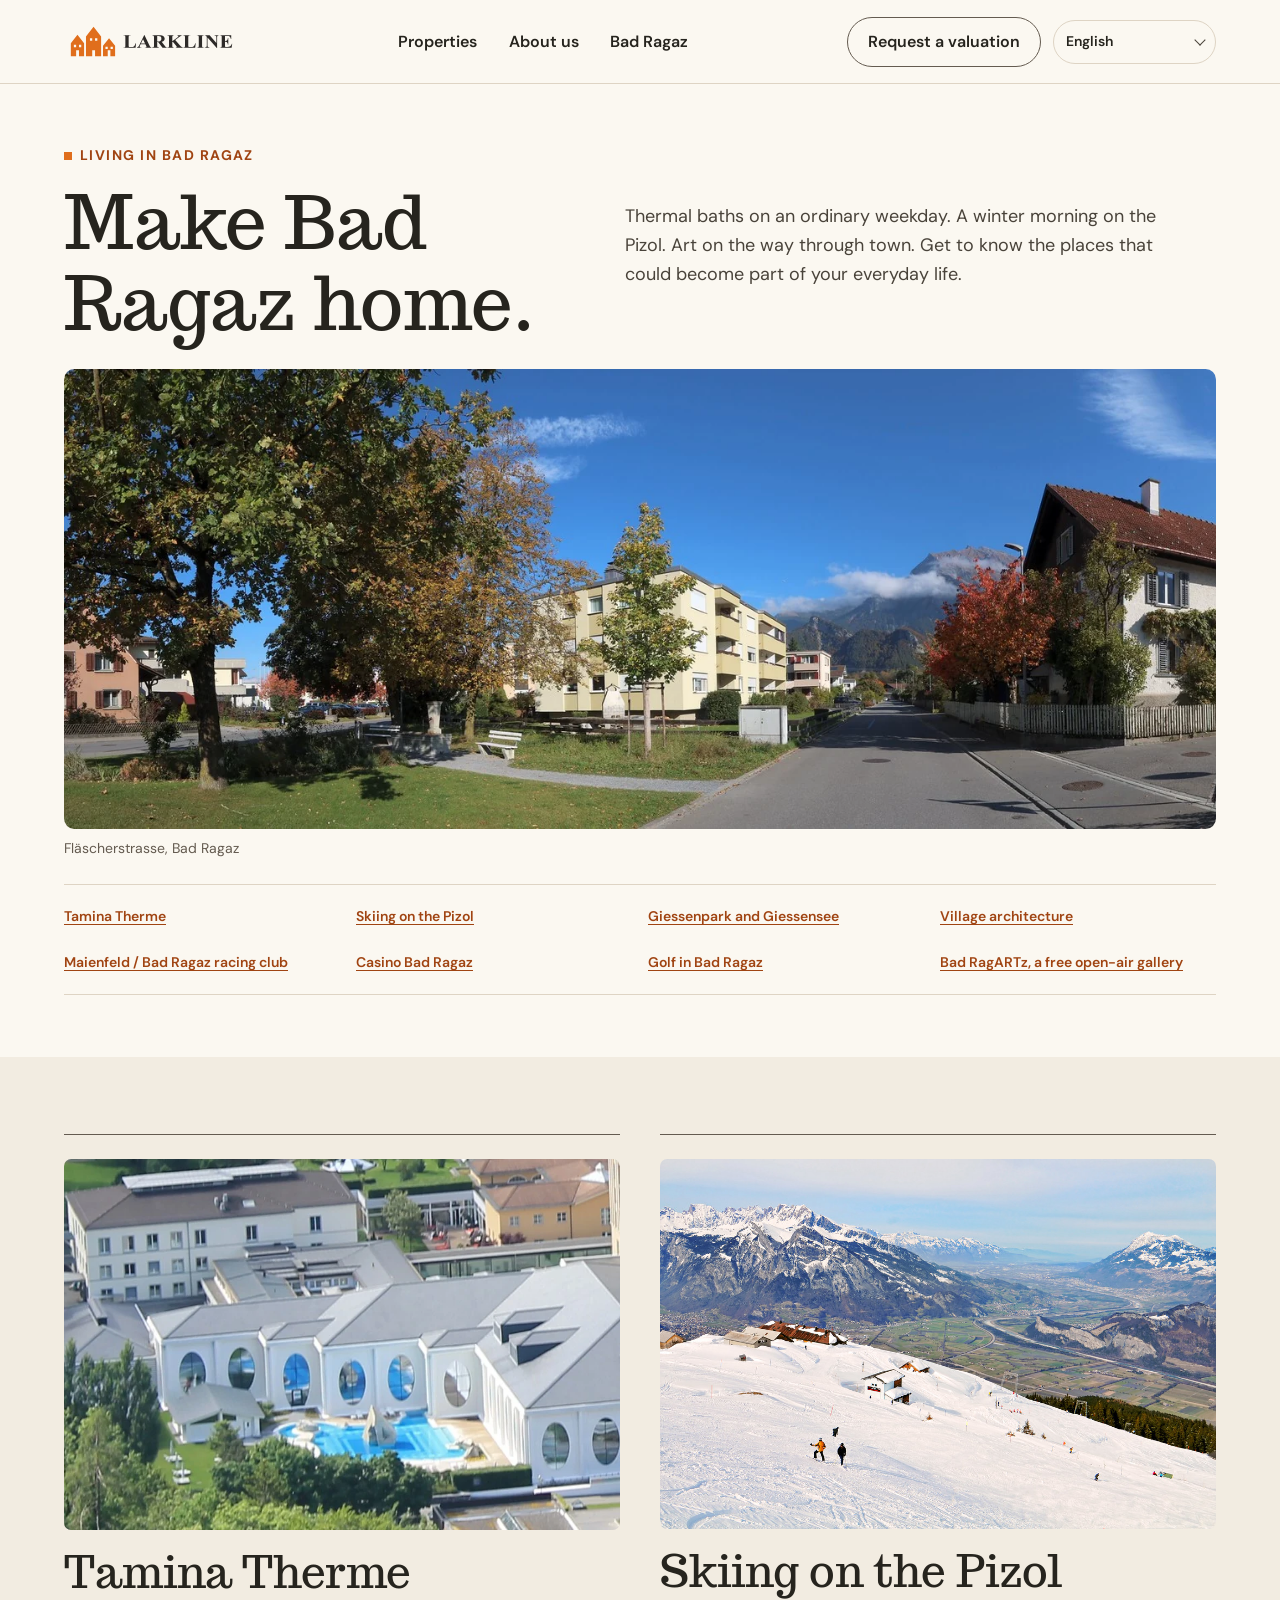
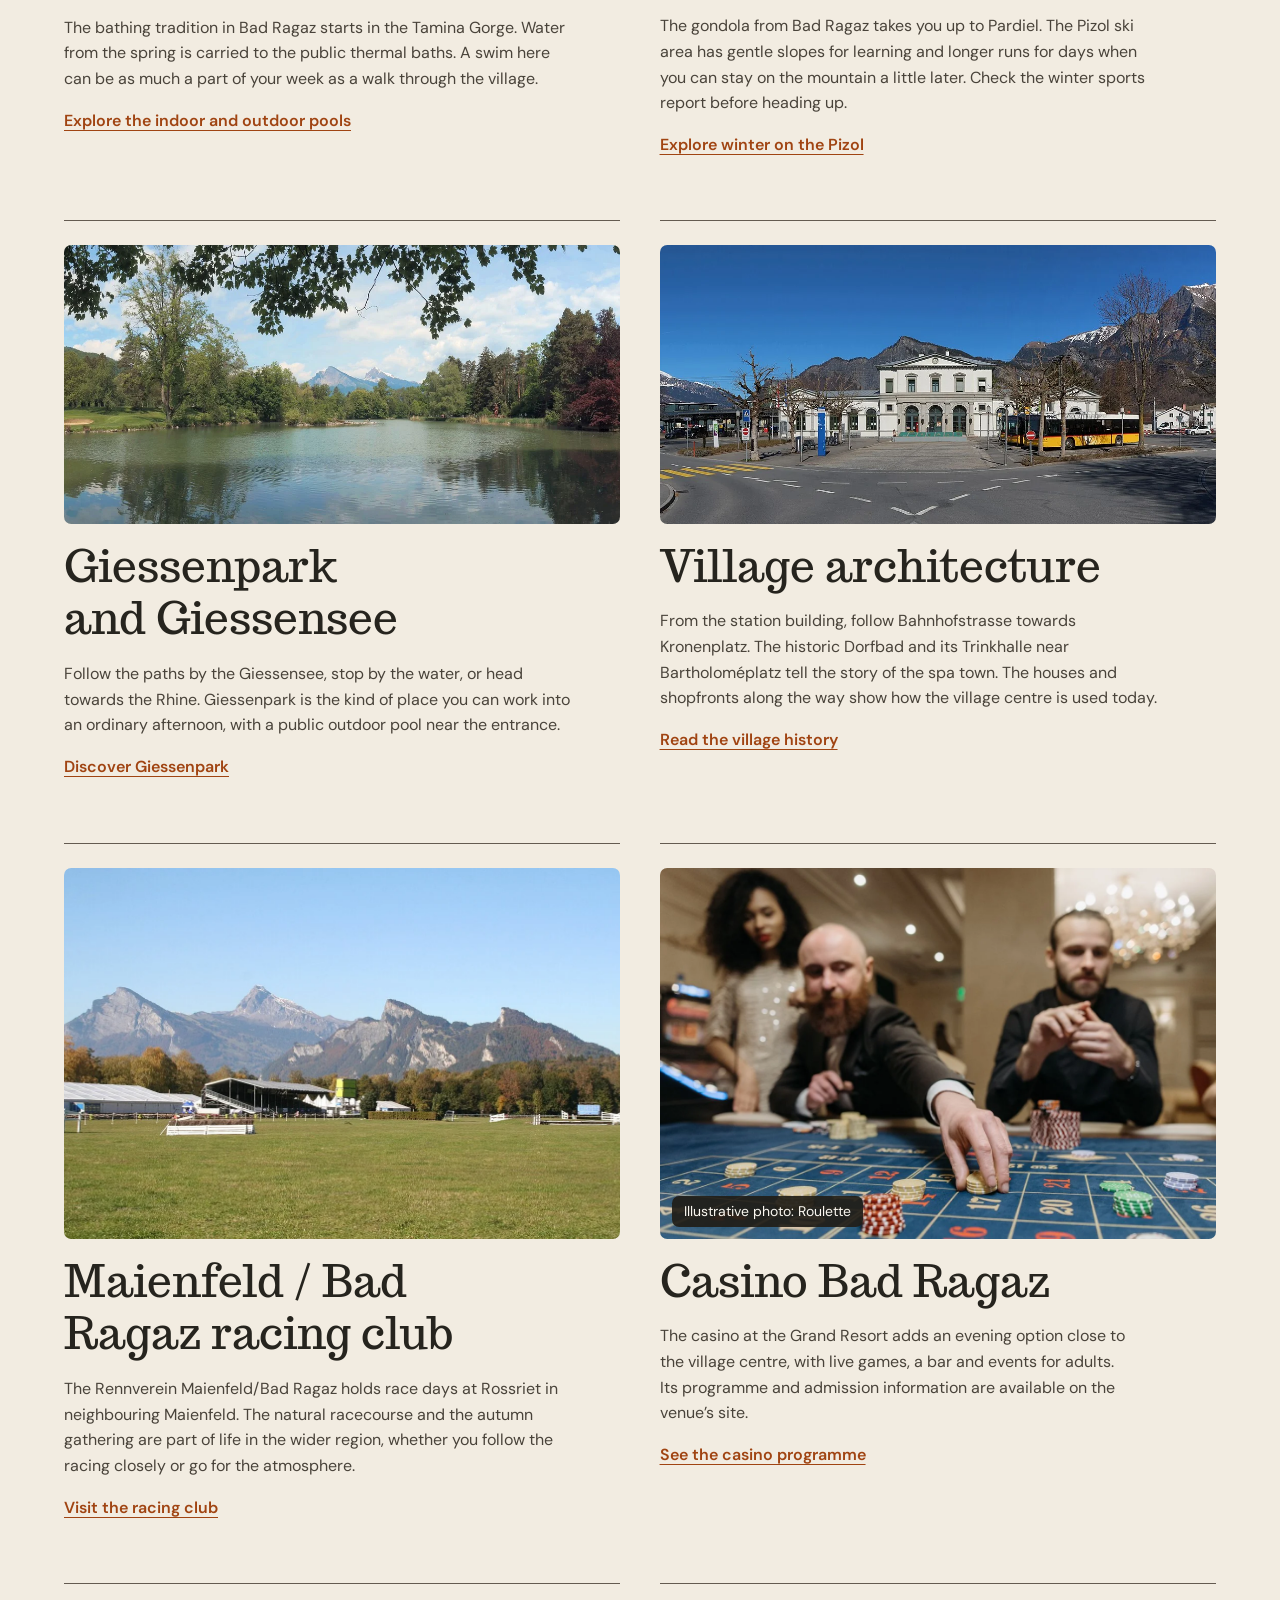
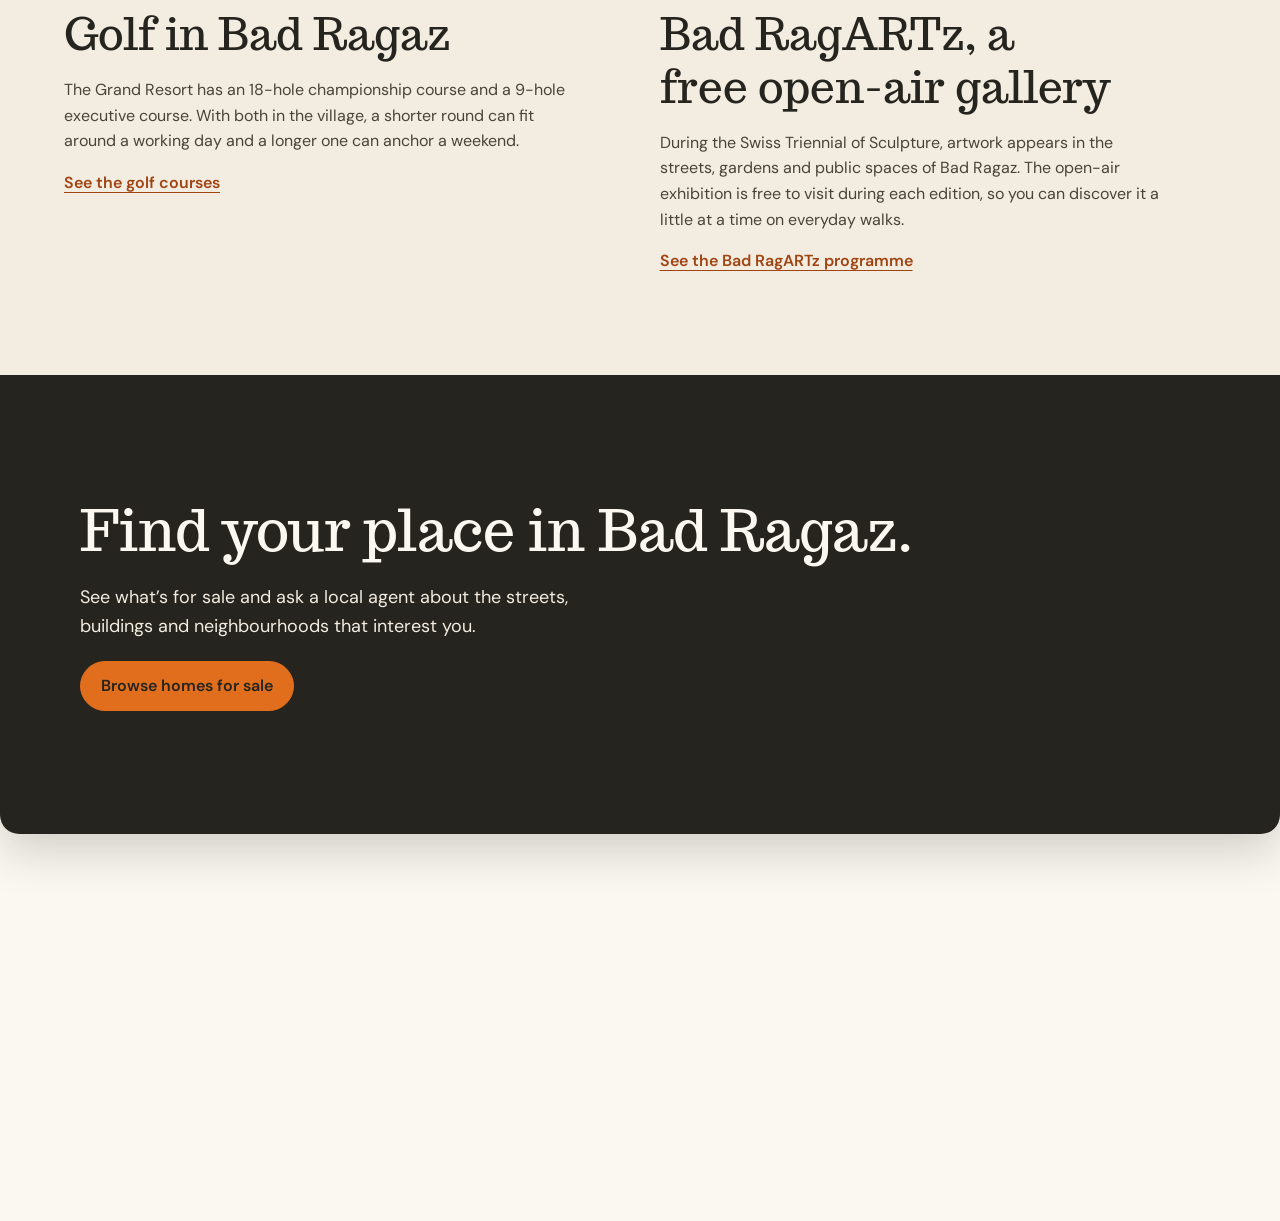
<file: bad-ragaz.html>
<!doctype html>
<html lang="en">
<head>
  <meta charset="utf-8">
  <meta name="viewport" content="width=device-width, initial-scale=1">
  <meta name="description" content="Get to know Bad Ragaz, from the Tamina Therme and Pizol to village architecture, open-air art and everyday walks." data-i18n-content="guide-meta-description">
  <title data-i18n="guide-meta-title">Living in Bad Ragaz | Larkline Estates</title>
  <link rel="icon" href="assets/larkline-favicon.png" type="image/png">
  <link rel="stylesheet" href="styles.css">
  <script src="language.js" defer></script>
  <script src="prototype.js" defer></script>
</head>
<body>
  <a class="skip-link btn-solid" href="#main" data-i18n="skip">Skip to content</a>
  <div class="page-cover bg-light-1" data-curtain-cover>
  <header class="site-header boxed-l flex-row flex-align-center flex-justify-between gap-24">
    <a class="brand" href="index.html" aria-label="Larkline Estates home" data-i18n-aria-label="home-label"><img src="assets/larkline-logo.svg" width="930" height="213" alt="Larkline Estates"></a>
    <nav class="desktop-nav" aria-label="Main navigation" data-i18n-aria-label="nav-label">
      <a href="index.html#properties" data-i18n="properties">Properties</a>
      <a href="about.html" data-i18n="about">About us</a>
      <a href="bad-ragaz.html" aria-current="page">Bad Ragaz</a>
    </nav>
    <div class="desktop-actions flex-row flex-align-center gap-12">
      <a class="btn-outline" href="index.html#valuation" data-i18n="valuation">Request a valuation</a>
      <label class="language-picker" hidden>
        <span class="visually-hidden" data-i18n="language">Language</span>
        <select data-language-select>
          <option value="en" lang="en">English</option>
          <option value="de" lang="de">Deutsch</option>
          <option value="nl" lang="en" aria-label="What Rino speaks (Dutch)">What Rino speaks</option>
        </select>
      </label>
    </div>
    <details class="mobile-menu" data-menu>
      <summary><span class="visually-hidden" data-i18n="menu">Menu</span><span class="mobile-menu-icon" aria-hidden="true"></span></summary>
      <nav class="mobile-nav flex-column gap-8" aria-label="Main navigation" data-i18n-aria-label="nav-label">
        <a href="index.html#properties" data-i18n="properties">Properties</a>
        <a href="about.html" data-i18n="about">About us</a>
        <a href="bad-ragaz.html" aria-current="page">Bad Ragaz</a>
        <a class="btn-solid" href="index.html#valuation" data-i18n="valuation">Request a valuation</a>
        <label class="language-picker" hidden>
          <span class="visually-hidden" data-i18n="language">Language</span>
          <select data-language-select>
            <option value="en" lang="en">English</option>
            <option value="de" lang="de">Deutsch</option>
            <option value="nl" lang="en" aria-label="What Rino speaks (Dutch)">What Rino speaks</option>
          </select>
        </label>
      </nav>
    </details>
  </header>
    <main id="main" tabindex="-1">

      <section class="page-intro bg-light-1 boxed-l pad-tb-64 flex-column gap-24" aria-labelledby="main-title">
        <div class="guide-feature">
          <div class="flex-column flex-align-start gap-16">
            <p class="sub-title subtitle-on-light eyebrow" data-i18n="guide-eyebrow">Living in Bad Ragaz</p>
            <h1 id="main-title" class="title-1 heading-on-light" data-i18n="guide-title">Make Bad Ragaz home.</h1>
          </div>
          <p class="body-l" data-i18n="guide-intro">Thermal baths on an ordinary weekday. A winter morning on the Pizol. Art on the way through town. Get to know the places that could become part of your everyday life.</p>
        </div>
        <figure class="guide-cover flex-column gap-8">
          <img class="rounded-m" src="assets/flaescherstrasse.webp" width="1599" height="550" alt="Homes, trees and mountains along Fläscherstrasse in Bad Ragaz" data-i18n-alt="guide-cover-alt" fetchpriority="high">
          <figcaption class="body-s detail-on-light">Fläscherstrasse, Bad Ragaz</figcaption>
        </figure>
        <nav class="guide-index gap-16 body-s" aria-label="On this page" data-i18n-aria-label="guide-index-label">
          <a class="text-link link-on-light" href="#therme" data-i18n="guide-therme">Tamina Therme</a>
          <a class="text-link link-on-light" href="#pizol" data-i18n="guide-pizol">Skiing on the Pizol</a>
          <a class="text-link link-on-light" href="#giessenpark" data-i18n="guide-giessenpark">Giessenpark and Giessensee</a>
          <a class="text-link link-on-light" href="#architecture" data-i18n="guide-architecture">Village architecture</a>
          <a class="text-link link-on-light" href="#racing" data-i18n="guide-racing">Maienfeld / Bad Ragaz racing club</a>
          <a class="text-link link-on-light" href="#casino" data-i18n="guide-casino">Casino Bad Ragaz</a>
          <a class="text-link link-on-light" href="#golf" data-i18n="guide-golf">Golf in Bad Ragaz</a>
          <a class="text-link link-on-light" href="#art" data-i18n="guide-art">Bad RagARTz, a free open-air gallery</a>
        </nav>
      </section>

      <div class="guide-collection bg-light-2 boxed-l pad-tb-80 gap-40">
        <section id="therme" class="guide-story pad-tb-24 flex-column gap-16" aria-labelledby="therme-title">
          <img class="rounded-s" src="assets/tamina-therme-aussenbecken.webp" width="822" height="548" alt="The outdoor pool at Tamina Therme, seen from Wartenstein" data-i18n-alt="guide-therme-alt" loading="lazy">
          <h2 id="therme-title" class="title-3 heading-on-light" data-i18n="guide-therme">Tamina Therme</h2>
          <p data-i18n="guide-therme-copy">The bathing tradition in Bad Ragaz starts in the Tamina Gorge. Water from the spring is carried to the public thermal baths. A swim here can be as much a part of your week as a walk through the village.</p>
          <a class="text-link link-on-light" href="https://www.grandresort.ch/spa-therme/tamina-therme/thermalbad" data-i18n="guide-therme-cta">Explore the indoor and outdoor pools</a>
        </section>
        <section id="pizol" class="guide-story pad-tb-24 flex-column gap-16" aria-labelledby="pizol-title">
          <img class="guide-photo-uncropped rounded-s" src="assets/pizol-skiing.jpg" width="1024" height="680" alt="Skiers on a sunny, snowy slope on the Pizol" data-i18n-alt="guide-pizol-alt" loading="lazy">
          <h2 id="pizol-title" class="title-3 heading-on-light" data-i18n="guide-pizol">Skiing on the Pizol</h2>
          <p data-i18n="guide-pizol-copy">The gondola from Bad Ragaz takes you up to Pardiel. The Pizol ski area has gentle slopes for learning and longer runs for days when you can stay on the mountain a little later. Check the winter sports report before heading up.</p>
          <a class="text-link link-on-light" href="https://pizol.com/en/winter/bergwinter-pizol/" data-i18n="guide-pizol-cta">Explore winter on the Pizol</a>
        </section>
        <section id="giessenpark" class="guide-story pad-tb-24 flex-column gap-16" aria-labelledby="giessenpark-title">
          <img class="rounded-s" src="assets/giessenpark.webp" width="1598" height="529" alt="Trees and mountains across the lake at Giessenpark" data-i18n-alt="guide-giessenpark-alt" loading="lazy">
          <h2 id="giessenpark-title" class="title-3 heading-on-light" data-i18n="guide-giessenpark">Giessenpark and Giessensee</h2>
          <p data-i18n="guide-giessenpark-copy">Follow the paths by the Giessensee, stop by the water, or head towards the Rhine. Giessenpark is the kind of place you can work into an ordinary afternoon, with a public outdoor pool near the entrance.</p>
          <a class="text-link link-on-light" href="https://heidiland.com/map/poi/giessenpark-giessensee-d8629471-64b8-4922-abfd-39d5cab0b0a8.html" data-i18n="guide-giessenpark-cta">Discover Giessenpark</a>
        </section>
        <section id="architecture" class="guide-story pad-tb-24 flex-column gap-16" aria-labelledby="architecture-title">
          <img class="rounded-s" src="assets/bad-ragaz-bahnhof.webp" width="1280" height="545" alt="The station building at Bad Ragaz, seen from the square in front" data-i18n-alt="guide-architecture-alt" loading="lazy">
          <h2 id="architecture-title" class="title-3 heading-on-light" data-i18n="guide-architecture">Village architecture</h2>
          <p data-i18n="guide-architecture-copy">From the station building, follow Bahnhofstrasse towards Kronenplatz. The historic Dorfbad and its Trinkhalle near Bartholoméplatz tell the story of the spa town. The houses and shopfronts along the way show how the village centre is used today.</p>
          <a class="text-link link-on-light" href="https://www.badragaz.ch/_doc/1087472" data-i18n="guide-architecture-cta">Read the village history</a>
        </section>
        <section id="racing" class="guide-story pad-tb-24 flex-column gap-16" aria-labelledby="racing-title">
          <img class="rounded-s" src="assets/maienfeld-rennbahn.webp" width="1280" height="748" alt="The Rossriet racecourse and grandstand in Maienfeld with mountains behind them" data-i18n-alt="guide-racing-alt" loading="lazy">
          <h2 id="racing-title" class="title-3 heading-on-light" data-i18n="guide-racing">Maienfeld / Bad Ragaz racing club</h2>
          <p data-i18n="guide-racing-copy">The Rennverein Maienfeld/Bad Ragaz holds race days at Rossriet in neighbouring Maienfeld. The natural racecourse and the autumn gathering are part of life in the wider region, whether you follow the racing closely or go for the atmosphere.</p>
          <a class="text-link link-on-light" href="https://www.pferderennen-maienfeld.ch/rennverein" data-i18n="guide-racing-cta">Visit the racing club</a>
        </section>
        <section id="casino" class="guide-story pad-tb-24 flex-column gap-16" aria-labelledby="casino-title">
          <figure class="guide-captioned-photo">
            <img class="rounded-s" src="assets/casino-roulette.webp" width="1280" height="854" alt="Players placing chips on a roulette table" data-i18n-alt="guide-casino-alt" loading="lazy">
            <figcaption class="photo-caption body-s" data-i18n="guide-casino-caption">Illustrative photo: Roulette</figcaption>
          </figure>
          <h2 id="casino-title" class="title-3 heading-on-light" data-i18n="guide-casino">Casino Bad Ragaz</h2>
          <p data-i18n="guide-casino-copy">The casino at the Grand Resort adds an evening option close to the village centre, with live games, a bar and events for adults. Its programme and admission information are available on the venue’s site.</p>
          <a class="text-link link-on-light" href="https://www.casinoragaz.ch/en" data-i18n="guide-casino-cta">See the casino programme</a>
        </section>
        <section id="golf" class="guide-story pad-tb-24 flex-column gap-16" aria-labelledby="golf-title">
          <h2 id="golf-title" class="title-3 heading-on-light" data-i18n="guide-golf">Golf in Bad Ragaz</h2>
          <p data-i18n="guide-golf-copy">The Grand Resort has an 18-hole championship course and a 9-hole executive course. With both in the village, a shorter round can fit around a working day and a longer one can anchor a weekend.</p>
          <a class="text-link link-on-light" href="https://www.grandresort.ch/experience-golf/golf" data-i18n="guide-golf-cta">See the golf courses</a>
        </section>
        <section id="art" class="guide-story pad-tb-24 flex-column gap-16" aria-labelledby="art-title">
          <h2 id="art-title" class="title-3 heading-on-light" data-i18n="guide-art">Bad RagARTz, a free open-air gallery</h2>
          <p data-i18n="guide-art-copy">During the Swiss Triennial of Sculpture, artwork appears in the streets, gardens and public spaces of Bad Ragaz. The open-air exhibition is free to visit during each edition, so you can discover it a little at a time on everyday walks.</p>
          <a class="text-link link-on-light" href="https://badragartz.ch/en" data-i18n="guide-art-cta">See the Bad RagARTz programme</a>
        </section>
      </div>

      <section class="bg-dark-1 body-on-dark boxed-m pad-tb-128 flex-column flex-align-start gap-20" aria-labelledby="guide-cta-title">
        <h2 id="guide-cta-title" class="title-2 heading-on-dark" data-i18n="guide-cta-title">Find your place in Bad Ragaz.</h2>
        <p class="body-l guide-banner" data-i18n="guide-cta-copy">See what’s for sale and ask a local agent about the streets, buildings and neighbourhoods that interest you.</p>
        <a class="btn-solid-on-dark" href="index.html#properties" data-i18n="around-link">Browse homes for sale</a>
      </section>
    </main>
  </div>
  <footer class="site-footer bg-light-2 boxed-l" data-curtain-footer>
    <div class="footer-inner flex-column gap-32" data-footer-inner>
    <div class="footer-main gap-24">
      <div class="footer-identity flex-column flex-align-start gap-20">
        <a class="brand" href="index.html" aria-label="Larkline Estates home" data-i18n-aria-label="home-label"><img src="assets/larkline-logo.svg" width="930" height="213" alt="Larkline Estates"></a>
        <address class="body-s flex-column gap-4">
          <div>Pfäferserstrasse, Dorfkern<br><span data-i18n="address">7310 Bad Ragaz, Switzerland</span></div>
          <a class="text-link link-on-light" href="mailto:hello@larkline.example">hello@larkline.example</a>
          <span>+41 81 555 01 00</span>
        </address>
      </div>
      <nav class="body-s flex-column flex-align-start gap-8" aria-label="Footer navigation" data-i18n-aria-label="footer-nav">
        <p class="footer-label" data-i18n="footer-pages">Explore</p>
        <a class="text-link link-on-light" href="index.html#properties" data-i18n="properties">Properties</a>
        <a class="text-link link-on-light" href="about.html" data-i18n="about">About us</a>
        <a class="text-link link-on-light" href="bad-ragaz.html" aria-current="page">Bad Ragaz</a>
      </nav>
      <div class="body-s detail-on-light flex-column flex-align-start gap-8">
        <p class="footer-label" data-i18n="footer-legal">Legal</p>
        <span data-i18n="privacy">Privacy policy</span>
        <span data-i18n="imprint">Legal notice</span>
      </div>
    </div>
    <div class="footer-bottom flex-row flex-wrap flex-align-start flex-justify-between gap-12 body-s detail-on-light">
      <p data-i18n="footer-note">Larkline Estates · Prototype with fictional listings and contact details</p>
      <details class="credits">
        <summary data-i18n="credits">Photo credits</summary>
        <ul>
          <li><a href="https://commons.wikimedia.org/wiki/File:Bad_Ragaz_-_Fl%C3%A4scherstrasse.jpg">Fläscherstrasse</a>, <a href="https://www.flickr.com/photos/kecko/53725490236/">Giessenpark</a>, <a href="https://commons.wikimedia.org/wiki/File:Bad_Ragaz_-_Station_SBB_(50998606868).jpg">Bahnhof Bad Ragaz</a> · Kecko · <a href="https://creativecommons.org/licenses/by/2.0/">CC BY 2.0</a> · <span data-i18n="credits-crop">Cropped for display.</span></li>
          <li><a href="https://www.flickr.com/photos/tambako/3368559068/">Skier’s paradise</a> · Tambako the Jaguar · <a href="https://creativecommons.org/licenses/by-nd/2.0/">CC BY-ND 2.0</a></li>
          <li><a href="https://commons.wikimedia.org/wiki/File:Grand_Resort_Bad_Ragaz_Ansicht_Wartenstein.jpg">Tamina Therme</a> · Valanagut · <a href="https://creativecommons.org/licenses/by-sa/4.0/">CC BY-SA 4.0</a> · <span data-i18n="credits-crop">Cropped for display.</span></li>
          <li><a href="https://commons.wikimedia.org/wiki/File:Maienfeld_Pferderennen1.JPG">Rossriet, Maienfeld</a> · Adrian Michael · <a href="https://creativecommons.org/licenses/by-sa/3.0/">CC BY-SA 3.0</a> · <span data-i18n="credits-crop">Cropped for display.</span></li>
          <li><a href="https://www.pexels.com/photo/a-man-placing-bets-on-the-roulette-table-7594380/">Roulette</a> · Pavel Danilyuk · <a href="https://www.pexels.com/license/" data-i18n="license-pexels">Pexels License</a></li>
        </ul>
      </details>
    </div>
    <p class="footer-copyright body-s detail-on-light">© Mosko. Digital on Point.</p>
    </div>
  </footer>
</body>
</html>
</file>
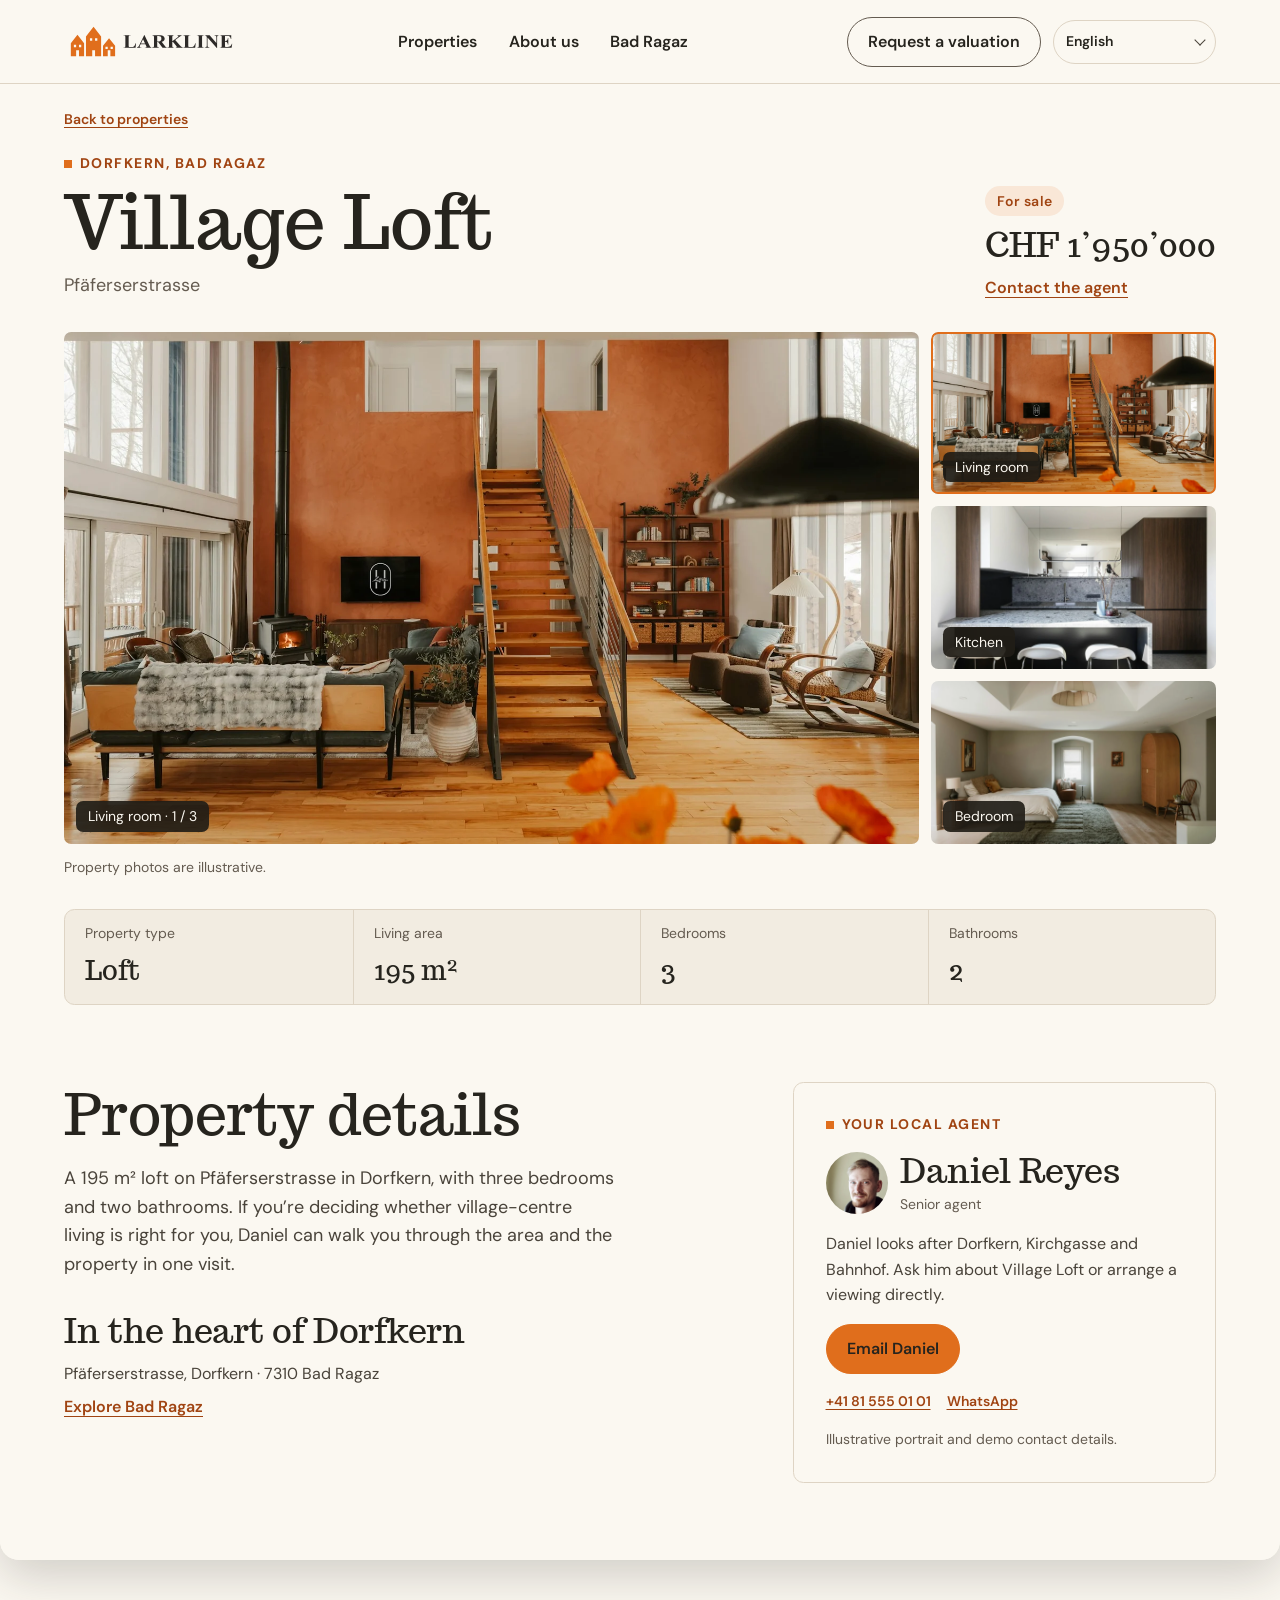
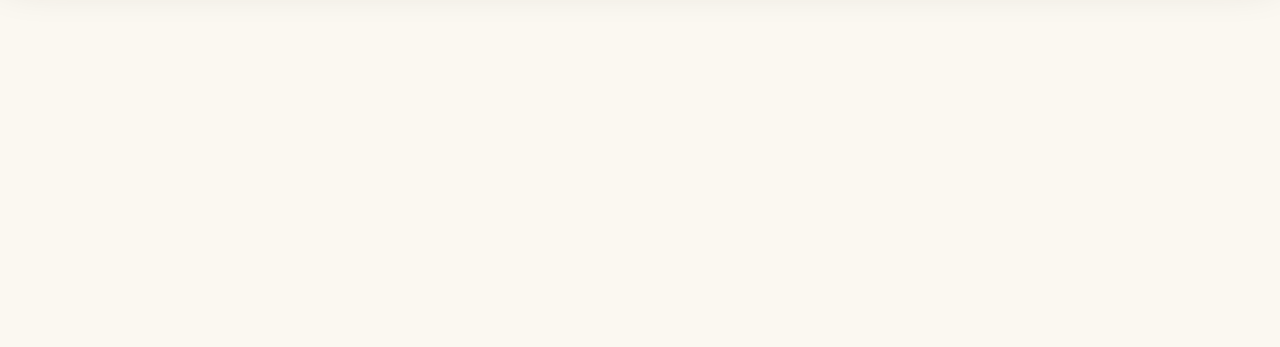
<file: property.html>
<!doctype html>
<html lang="en">
<head>
  <meta charset="utf-8">
  <meta name="viewport" content="width=device-width, initial-scale=1">
  <meta name="description" content="Explore a Bad Ragaz property and contact the Larkline Estates agent handling the sale." data-i18n-content="meta/property">
  <title>Village Loft | Larkline Estates</title>
  <link rel="icon" href="assets/larkline-favicon.png" type="image/png">
  <link rel="stylesheet" href="styles.css">
  <script src="language.js" defer></script>
  <script src="prototype.js" defer></script>
</head>
<body>
  <a class="skip-link btn-solid" href="#main" data-i18n="skip">Skip to content</a>
  <div class="page-cover bg-light-1" data-curtain-cover>
  <header class="site-header boxed-l flex-row flex-align-center flex-justify-between gap-24">
    <a class="brand" href="index.html" aria-label="Larkline Estates home" data-i18n-aria-label="home-label"><img src="assets/larkline-logo.svg" width="930" height="213" alt="Larkline Estates"></a>
    <nav class="desktop-nav" aria-label="Main navigation" data-i18n-aria-label="nav-label">
      <a href="index.html#properties" data-i18n="properties">Properties</a>
      <a href="about.html" data-i18n="about">About us</a>
      <a href="bad-ragaz.html">Bad Ragaz</a>
    </nav>
    <div class="desktop-actions flex-row flex-align-center gap-12">
      <a class="btn-outline" href="index.html#valuation" data-i18n="valuation">Request a valuation</a>
      <label class="language-picker" hidden>
        <span class="visually-hidden" data-i18n="language">Language</span>
        <select data-language-select>
          <option value="en" lang="en">English</option>
          <option value="de" lang="de">Deutsch</option>
          <option value="nl" lang="en" aria-label="What Rino speaks (Dutch)">What Rino speaks</option>
        </select>
      </label>
    </div>
    <details class="mobile-menu" data-menu>
      <summary><span class="visually-hidden" data-i18n="menu">Menu</span><span class="mobile-menu-icon" aria-hidden="true"></span></summary>
      <nav class="mobile-nav flex-column gap-8" aria-label="Main navigation" data-i18n-aria-label="nav-label">
        <a href="index.html#properties" data-i18n="properties">Properties</a>
        <a href="about.html" data-i18n="about">About us</a>
        <a href="bad-ragaz.html">Bad Ragaz</a>
        <a class="btn-solid" href="index.html#valuation" data-i18n="valuation">Request a valuation</a>
        <label class="language-picker" hidden>
          <span class="visually-hidden" data-i18n="language">Language</span>
          <select data-language-select>
            <option value="en" lang="en">English</option>
            <option value="de" lang="de">Deutsch</option>
            <option value="nl" lang="en" aria-label="What Rino speaks (Dutch)">What Rino speaks</option>
          </select>
        </label>
      </nav>
    </details>
  </header>

  <main id="main" data-property>
    <article aria-labelledby="property-title">
      <header class="property-header bg-light-1 boxed-l flex-column gap-24">
        <nav class="body-s" aria-label="Breadcrumb" data-i18n-aria-label="breadcrumb"><a class="text-link link-on-light" href="index.html#properties" data-i18n="back">Back to properties</a></nav>
        <div class="property-heading flex-row flex-wrap flex-align-end flex-justify-between gap-16">
          <div class="flex-column gap-8">
            <p class="sub-title subtitle-on-light eyebrow"><span data-listing="neighborhood">Dorfkern</span>, Bad Ragaz</p>
            <h1 id="property-title" class="title-1 heading-on-light" data-listing="name">Village Loft</h1>
            <p class="body-l detail-on-light" data-listing="street">Pfäferserstrasse</p>
          </div>
          <div class="property-price flex-column flex-align-start gap-8">
            <p class="badge-1" data-listing="status">For sale</p>
            <p class="property-asking-price heading-on-light" data-listing="price">CHF 1’950’000</p>
            <a class="text-link link-on-light" href="#agent" data-i18n="contact-agent">Contact the agent</a>
          </div>
        </div>
      </header>

      <section class="property-gallery bg-light-1 boxed-l flex-column gap-12" aria-label="Property photo gallery" data-i18n-aria-label="gallery" data-gallery>
        <div class="gallery-grid gap-12">
          <a class="gallery-main" href="assets/village-living.webp" data-gallery-main aria-label="Open full-size photo: Living room">
            <img src="assets/village-living.webp" width="1600" height="1067" alt="Illustrative living room with warm timber and daylight" data-i18n-alt="loft-alt" fetchpriority="high">
            <span class="photo-caption body-s" data-gallery-label>Living room · 1 / 3</span>
          </a>
          <div class="gallery-choices gap-12" data-gallery-choices>
            <a class="gallery-choice" href="assets/village-living.webp" aria-current="true">
              <img src="assets/village-living.webp" width="1600" height="1067" alt="Illustrative living room with warm timber and daylight" data-i18n-alt="loft-alt">
              <span class="photo-caption body-s">Living room</span>
            </a>
            <a class="gallery-choice" href="assets/village-kitchen.webp">
              <img src="assets/village-kitchen.webp" width="1200" height="800" alt="Illustrative kitchen with dark timber cupboards">
              <span class="photo-caption body-s">Kitchen</span>
            </a>
            <a class="gallery-choice" href="assets/village-bedroom.webp">
              <img src="assets/village-bedroom.webp" width="1200" height="800" alt="Illustrative bedroom in warm neutral tones">
              <span class="photo-caption body-s">Bedroom</span>
            </a>
          </div>
        </div>
        <p class="body-s detail-on-light" data-listing="photoNote" data-i18n="photo-note">Property photos are illustrative.</p>
        <dialog class="gallery-dialog" data-gallery-dialog aria-labelledby="gallery-dialog-title">
          <div class="dialog-bar flex-row flex-align-center flex-justify-between gap-16">
            <p id="gallery-dialog-title" class="body-m" data-dialog-title>Living room</p>
            <form method="dialog"><button class="btn-outline-on-dark" autofocus data-i18n="photo-close">Close photo</button></form>
          </div>
          <img src="assets/village-living.webp" width="1600" height="1067" alt="" data-dialog-image>
          <div class="dialog-navigation flex-row flex-justify-between gap-8" aria-label="Gallery controls" data-i18n-aria-label="gallery-controls">
            <button class="btn-outline-on-dark" type="button" data-prev-photo data-i18n="photo-previous">Previous</button>
            <button class="btn-outline-on-dark" type="button" data-next-photo data-i18n="photo-next">Next</button>
          </div>
        </dialog>
      </section>

      <div class="property-facts-band boxed-l">
        <dl class="property-facts">
          <div><dt data-i18n="type">Property type</dt><dd data-listing="type">Loft</dd></div>
          <div><dt data-i18n="area">Living area</dt><dd data-listing="area">195 m²</dd></div>
          <div><dt data-i18n="beds">Bedrooms</dt><dd data-listing="beds">3</dd></div>
          <div><dt data-i18n="baths">Bathrooms</dt><dd data-listing="baths">2</dd></div>
        </dl>
      </div>

      <section data-scroll-reveal class="property-content bg-light-1 boxed-l pad-tb-80 flex-column gap-32" aria-labelledby="property-details-title">
        <div class="property-detail-grid gap-32">
          <div class="flex-column gap-32">
            <div class="flex-column gap-16">
              <h2 id="property-details-title" class="title-2 heading-on-light" data-i18n="details">Property details</h2>
              <p class="body-l" data-listing="description">A 195 m² loft on Pfäferserstrasse in Dorfkern, with three bedrooms and two bathrooms. If you’re deciding whether village-centre living is right for you, Daniel can walk you through the area and the property in one visit.</p>
            </div>
            <div class="address-block flex-column gap-8">
              <h3 class="title-4 heading-on-light" data-listing="locationTitle">In the heart of Dorfkern</h3>
              <p data-listing="location">Pfäferserstrasse, Dorfkern · 7310 Bad Ragaz</p>
              <a class="text-link link-on-light" href="bad-ragaz.html" data-i18n="explore">Explore Bad Ragaz</a>
            </div>
          </div>

          <aside id="agent" class="card agent-card pad-32 flex-column flex-align-start gap-16" aria-labelledby="agent-title">
            <p class="sub-title subtitle-on-light eyebrow" data-i18n="local-agent">Your local agent</p>
            <div class="agent-identity flex-row flex-align-center gap-12">
              <img class="agent-avatar" src="assets/agent-daniel.webp" alt="" width="560" height="640" data-agent-portrait>
              <div>
                <h2 id="agent-title" class="title-4 heading-on-light" data-listing="agent">Daniel Reyes</h2>
                <p class="body-s detail-on-light" data-listing="agentRole">Senior agent</p>
              </div>
            </div>
            <p data-listing="agentCopy">Daniel looks after Dorfkern, Kirchgasse and Bahnhof. Ask him about Village Loft or arrange a viewing directly.</p>
            <a class="btn-solid" href="mailto:daniel@larkline.example?subject=Village%20Loft%20viewing" data-agent-email>Email Daniel</a>
            <div class="agent-links flex-row flex-wrap gap-16 body-s">
              <a class="text-link link-on-light" href="tel:+41815550101" data-agent-phone>+41 81 555 01 01</a>
              <a class="text-link link-on-light" href="https://wa.me/41795550111" data-agent-whatsapp>WhatsApp</a>
            </div>
            <p class="body-s detail-on-light" data-i18n="agent-note">Illustrative portrait and demo contact details.</p>
          </aside>
        </div>
      </section>
    </article>
  </main>
  </div>

  <footer class="site-footer bg-light-2 boxed-l" data-curtain-footer>
    <div class="footer-inner flex-column gap-32" data-footer-inner>
    <div class="footer-main gap-24">
      <div class="footer-identity flex-column flex-align-start gap-20">
        <a class="brand" href="index.html" aria-label="Larkline Estates home" data-i18n-aria-label="home-label"><img src="assets/larkline-logo.svg" width="930" height="213" alt="Larkline Estates"></a>
        <address class="body-s flex-column gap-4">
          <div>Pfäferserstrasse, Dorfkern<br><span data-i18n="address">7310 Bad Ragaz, Switzerland</span></div>
          <a class="text-link link-on-light" href="mailto:hello@larkline.example">hello@larkline.example</a>
          <span>+41 81 555 01 00</span>
        </address>
      </div>
      <nav class="body-s flex-column flex-align-start gap-8" aria-label="Footer navigation" data-i18n-aria-label="footer-nav">
        <p class="footer-label" data-i18n="footer-pages">Explore</p>
        <a class="text-link link-on-light" href="index.html#properties" data-i18n="properties">Properties</a>
        <a class="text-link link-on-light" href="about.html" data-i18n="about">About us</a>
        <a class="text-link link-on-light" href="bad-ragaz.html">Bad Ragaz</a>
      </nav>
      <div class="body-s detail-on-light flex-column flex-align-start gap-8">
        <p class="footer-label" data-i18n="footer-legal">Legal</p>
        <span data-i18n="privacy">Privacy policy</span>
        <span data-i18n="imprint">Legal notice</span>
      </div>
    </div>
    <div class="footer-bottom flex-row flex-wrap flex-align-start flex-justify-between gap-12 body-s detail-on-light">
      <p data-i18n="footer-note">Larkline Estates · Prototype with fictional listings and contact details</p>
      <details class="credits">
        <summary data-i18n="credits">Photo credits</summary>
        <ul>
          <li><a href="https://unsplash.com/photos/HiIo-viWU40" data-i18n="credit-living">Clay Banks, living room</a>, <a href="https://unsplash.com/photos/Xbe5BfScmvM" data-i18n="credit-bedroom">Clay Banks, bedroom</a>, <a href="https://unsplash.com/photos/xLEQEF3cC1s">Irena Oze</a>, <a href="https://unsplash.com/photos/wcS0Bsky5yU">Max Harlynking</a> · <a href="https://unsplash.com/license" data-i18n="license-unsplash">Unsplash License</a> · <a href="https://www.pexels.com/photo/17264331/">Jan van der Wolf</a> · <a href="https://www.pexels.com/license/" data-i18n="license-pexels">Pexels License</a>.</li>
          <li><a href="https://commons.wikimedia.org/wiki/File:Bad_Ragaz_-_Fl%C3%A4scherstrasse.jpg">Fläscherstrasse</a>, <a href="https://commons.wikimedia.org/wiki/File:Bad_Ragaz_-_Kronenplatz.jpg">Kronenplatz</a> · Kecko · <a href="https://creativecommons.org/licenses/by/2.0/">CC BY 2.0</a> · <span data-i18n="credits-crop">Cropped for display.</span></li>
          <li><span data-i18n="portraits">Illustrative portraits</span> · <a href="https://www.pexels.com/photo/6273841/">Alexander Grey</a>, <a href="https://www.pexels.com/photo/38139796/">Jonathan Borba</a>, <a href="https://www.pexels.com/photo/12946488/">Vinícius Caricatte</a> · <a href="https://www.pexels.com/license/" data-i18n="license-pexels">Pexels License</a></li>
        </ul>
      </details>
    </div>
    <p class="footer-copyright body-s detail-on-light">© Mosko. Digital on Point.</p>
    </div>
  </footer>
</body>
</html>
</file>
<file: styles.css>
@font-face {
  font-family: "Trocchi";
  src: url("assets/trocchi.woff2") format("woff2");
  font-display: swap;
  font-weight: 400;
}

@font-face {
  font-family: "DM Sans";
  src: url("assets/dm-sans.woff2") format("woff2");
  font-display: swap;
  font-weight: 400 700;
}

:root {
  --primary-brand-1: #e06e1c;
  --primary-brand-2: #a04412;
  --primary-light-1: #fbf8f1;
  --primary-light-2: #f2ece1;
  --primary-light-3: #ded4c4;
  --primary-dark-1: #26241e;
  --primary-dark-2: #49433a;
  --primary-dark-3: #645b50;
  --primary-transparent-1: #e06e1c1f;
  --photo-ink: #201d17e8;
  --dialog-scrim: #17140fe6;
  --field-surface: #312e27;
  --field-border: color-mix(in srgb, var(--primary-dark-3) 73%, var(--primary-light-3));

  --size-0: 0rem;
  --size-4: 0.25rem;
  --size-8: 0.5rem;
  --size-12: 0.75rem;
  --size-16: 1rem;
  --size-20: 1.25rem;
  --size-24: 1.5rem;
  --size-32: clamp(1.75rem, 1.662rem + 0.376vw, 2rem);
  --size-40: clamp(2.125rem, 1.993rem + 0.563vw, 2.5rem);
  --size-48: clamp(2.5rem, 2.324rem + 0.751vw, 3rem);
  --size-64: clamp(3.25rem, 2.986rem + 1.127vw, 4rem);
  --size-80: clamp(3.875rem, 3.479rem + 1.69vw, 5rem);
  --size-96: clamp(4.5rem, 3.972rem + 2.254vw, 6rem);
  --size-128: clamp(5.8rem, 5.025rem + 3.305vw, 8rem);
  --size-160: clamp(7rem, 5.944rem + 4.507vw, 10rem);

  /* Modular type scale: 1.16 at 360px and 1.29 at 1120px. */
  --title-size-1: clamp(2.4375rem, 1.4013rem + 4.6053vw, 4.625rem);
  --title-size-2: clamp(2.125rem, 1.4441rem + 3.0263vw, 3.5625rem);
  --title-size-3: clamp(1.8125rem, 1.3684rem + 1.9737vw, 2.75rem);
  --title-size-4: clamp(1.5625rem, 1.2961rem + 1.1842vw, 2.125rem);
  --title-size-5: clamp(1.375rem, 1.2270rem + 0.6579vw, 1.6875rem);
  --title-size-6: clamp(1.1875rem, 1.1283rem + 0.2632vw, 1.3125rem);
  --title-subtitle: 0.875rem;
  --body-size-l: 1.125rem;
  --body-size-m: 1rem;
  --body-size-s: 0.875rem;
  --heading-font: "Trocchi", Georgia, serif;
  --body-font: "DM Sans", Arial, sans-serif;
  --heading-weight: 400;
  --body-weight: 400;
  --action-weight: 600;
  --subtitle-weight: 700;
  --subtitle-tracking: 0.105em;
  --badge-tracking: 0.03em;
  --leading-1: 1.10;
  --leading-2: 1.15;
  --leading-3: 1.20;
  --leading-4: 1.25;
  --leading-5: 1.30;
  --leading-subtitle: 1.4;
  --leading-body: 1.6;

  --radius-s: 0.45rem;
  --radius-m: 0.65rem;
  --radius-l: 1.2rem;
  --radius-full: 9999px;
  --button-radius: var(--radius-full);
  --line: 1px;
  --focus-line: 2px;
  --focus-offset: 4px;
  --shadow-s: 0 2px 8px #26241e14;
  --shadow-m: 0 8px 24px #26241e1f;
  --shadow-l: 0 16px 48px #26241e33;
  --measure-s: 47.5rem;
  --measure-m: 70rem;
  --measure-l: 77.5rem;
  --gutter: 5%;
  --brand-width: clamp(8.5rem, 15vw, 11rem);
  --header-height: 5.25rem;
  --header-height-mobile: 4.5rem;
  --nav-height: var(--header-height);
  --nav-gap: var(--size-12);
  --hero-nav-space: calc(var(--nav-height) + var(--nav-gap));
  --mobile-menu-width: 22rem;
  --hero-copy-measure: 40ch;
  --timeline-axis: var(--size-32);
  --curtain-shift: 3.75rem;
  --gallery-height: clamp(22rem, 40vw, 36rem);
  --gallery-height-mobile: clamp(13rem, 64vw, 22rem);
  --content-measure: 46ch;
  --intro-measure: 34ch;
  --support-column: 17rem;
  --support-column-tablet: 16rem;
  --featured-listing-height: clamp(24rem, 40vw, 37rem);
  --side-listing-height: clamp(12rem, 20vw, 18rem);
  --map-opacity: 0.27;
  --link-underline-offset: 0.22em;
  --section-gap: clamp(2rem, 6vw, 6.25rem);
  --tap-size: 2.75rem;
  --button-leading: 1;
  --motion-fast: 180ms;
  --motion-image: 420ms;
  --image-zoom: 1.035;
  --press-distance: 1px;
  --dialog-width: 92vw;
  --dialog-image-height: 75dvh;
  --fact-row-height: 5.4rem;
}

*, *::before, *::after { box-sizing: border-box; }

html {
  scroll-behavior: smooth;
  scroll-padding-block-start: var(--size-20);
}

body {
  margin: 0;
  isolation: isolate;
  font: var(--body-weight) var(--body-size-m) / var(--leading-body) var(--body-font);
  color: var(--primary-dark-2);
  background-color: var(--primary-light-1);
}

h1, h2, h3, h4, h5, h6 {
  margin: 0;
  font-family: var(--heading-font);
  text-wrap: balance;
}

p, ul, ol, figure, dl, dd, form { margin: 0; }
p { text-wrap: pretty; }
a { color: inherit; }
img { display: block; max-width: 100%; height: auto; }
button, input, select { font: inherit; }
button, summary { cursor: pointer; }
address { font-style: normal; }
[hidden] { display: none !important; }

:focus-visible {
  outline: var(--focus-line) solid var(--primary-brand-2);
  outline-offset: var(--focus-offset);
}

h1, .title-1 { font-size: var(--title-size-1); font-weight: var(--heading-weight); line-height: var(--leading-1); }
h2, .title-2 { font-size: var(--title-size-2); font-weight: var(--heading-weight); line-height: var(--leading-2); }
h3, .title-3 { font-size: var(--title-size-3); font-weight: var(--heading-weight); line-height: var(--leading-3); }
h4, .title-4 { font-size: var(--title-size-4); font-weight: var(--heading-weight); line-height: var(--leading-4); }
h5, .title-5 { font-size: var(--title-size-5); font-weight: var(--heading-weight); line-height: var(--leading-5); }
h6, .title-6 { font-size: var(--title-size-6); font-weight: var(--heading-weight); line-height: var(--leading-5); }

.body-l { font-size: var(--body-size-l); font-weight: var(--body-weight); line-height: var(--leading-body); }
.body-m { font-size: var(--body-size-m); font-weight: var(--body-weight); line-height: var(--leading-body); }
.body-s { font-size: var(--body-size-s); font-weight: var(--body-weight); line-height: var(--leading-body); }

.sub-title {
  font-size: var(--title-subtitle);
  font-weight: var(--subtitle-weight);
  line-height: var(--leading-subtitle);
  letter-spacing: var(--subtitle-tracking);
  text-transform: uppercase;
}

.text-link { font-weight: var(--action-weight); text-decoration: underline; text-underline-offset: var(--link-underline-offset); }
.use-heading-font { font-family: var(--heading-font); }
.use-body-font { font-family: var(--body-font); }

.heading-on-light { color: var(--primary-dark-1); }
.body-on-light { color: var(--primary-dark-2); }
.detail-on-light { color: var(--primary-dark-3); }
.subtitle-on-light, .link-on-light { color: var(--primary-brand-2); }
.link-on-light:hover { color: var(--primary-dark-1); }

.heading-on-dark { color: var(--primary-light-1); }
.body-on-dark { color: var(--primary-light-2); }
.detail-on-dark { color: var(--primary-light-3); }
.subtitle-on-dark, .link-on-dark { color: var(--primary-brand-1); }
.link-on-dark:hover { color: var(--primary-light-1); }

.bg-light-1 { background-color: var(--primary-light-1); }
.bg-light-2 { background-color: var(--primary-light-2); }
.bg-light-3 { background-color: var(--primary-light-3); }
.bg-dark-1 { background-color: var(--primary-dark-1); }
.bg-dark-2 { background-color: var(--primary-dark-2); }
.bg-dark-3 { background-color: var(--primary-dark-3); }
.bg-brand-1 { background-color: var(--primary-brand-1); }
.bg-brand-2 { background-color: var(--primary-brand-2); }

.btn-solid, .btn-outline, .btn-solid-on-dark, .btn-outline-on-dark {
  display: inline-flex;
  align-items: center;
  justify-content: center;
  padding: var(--size-16) var(--size-20);
  border-width: var(--line);
  border-style: solid;
  border-radius: var(--button-radius);
  font-size: var(--body-size-m);
  font-weight: var(--action-weight);
  line-height: var(--button-leading);
  text-decoration: none;
  text-align: center;
  transition: background-color var(--motion-fast), border-color var(--motion-fast), color var(--motion-fast), transform var(--motion-fast);
}

.btn-solid { color: var(--primary-dark-1); background-color: var(--primary-brand-1); border-color: var(--primary-brand-1); }
.btn-solid:hover { color: var(--primary-light-1); background-color: var(--primary-brand-2); border-color: var(--primary-brand-2); }
.btn-outline { color: var(--primary-dark-1); background-color: transparent; border-color: var(--primary-dark-3); }
.btn-outline:hover { color: var(--primary-brand-2); background-color: var(--primary-transparent-1); border-color: var(--primary-brand-2); }
.btn-solid-on-dark { color: var(--primary-dark-1); background-color: var(--primary-brand-1); border-color: var(--primary-brand-1); }
.btn-solid-on-dark:hover { background-color: var(--primary-light-1); border-color: var(--primary-light-1); }
.btn-outline-on-dark { color: var(--primary-light-1); background-color: transparent; border-color: var(--primary-light-3); }
.btn-outline-on-dark:hover { color: var(--primary-dark-1); background-color: var(--primary-light-1); border-color: var(--primary-light-1); }

:is(.btn-solid, .btn-outline, .btn-solid-on-dark, .btn-outline-on-dark):active {
  transform: translateY(var(--press-distance));
}

.btn-solid-on-dark:disabled { opacity: .55; cursor: default; }

.boxed-s { padding-inline: max(var(--gutter), (100% - var(--measure-s)) / 2); }
.boxed-m { padding-inline: max(var(--gutter), (100% - var(--measure-m)) / 2); }
.boxed-l { padding-inline: max(var(--gutter), (100% - var(--measure-l)) / 2); }
.boxed-full { padding-inline: var(--gutter); }

.rounded-zero { border-radius: var(--size-0); }
.rounded-s { border-radius: var(--radius-s); }
.rounded-m { border-radius: var(--radius-m); }
.rounded-l { border-radius: var(--radius-l); }
.rounded-full { border-radius: var(--radius-full); }

.shadow-s { box-shadow: var(--shadow-s); }
.shadow-m { box-shadow: var(--shadow-m); }
.shadow-l { box-shadow: var(--shadow-l); }
.divider { border-top: var(--line) solid var(--primary-light-3); margin-block: var(--size-40); }
.hidden { display: none; }

.flex-row { display: flex; flex-direction: row; }
.flex-column { display: flex; flex-direction: column; }
.flex-wrap { flex-wrap: wrap; }
.flex-align-start { align-items: flex-start; }
.flex-align-center { align-items: center; }
.flex-align-end { align-items: flex-end; }
.flex-align-stretch { align-items: stretch; }
.flex-justify-start { justify-content: flex-start; }
.flex-justify-center { justify-content: center; }
.flex-justify-end { justify-content: flex-end; }
.flex-justify-between { justify-content: space-between; }
.text-start { text-align: start; }
.text-center { text-align: center; }
.text-end { text-align: end; }

.pad-0 { padding: var(--size-0); }
.pad-4 { padding: var(--size-4); }
.pad-8 { padding: var(--size-8); }
.pad-12 { padding: var(--size-12); }
.pad-16 { padding: var(--size-16); }
.pad-20 { padding: var(--size-20); }
.pad-24 { padding: var(--size-24); }
.pad-32 { padding: var(--size-32); }
.pad-40 { padding: var(--size-40); }
.pad-48 { padding: var(--size-48); }
.pad-64 { padding: var(--size-64); }
.pad-80 { padding: var(--size-80); }
.pad-96 { padding: var(--size-96); }
.pad-128 { padding: var(--size-128); }
.pad-160 { padding: var(--size-160); }
.pad-tb-0 { padding-block: var(--size-0); }
.pad-tb-4 { padding-block: var(--size-4); }
.pad-tb-8 { padding-block: var(--size-8); }
.pad-tb-12 { padding-block: var(--size-12); }
.pad-tb-16 { padding-block: var(--size-16); }
.pad-tb-20 { padding-block: var(--size-20); }
.pad-tb-24 { padding-block: var(--size-24); }
.pad-tb-32 { padding-block: var(--size-32); }
.pad-tb-40 { padding-block: var(--size-40); }
.pad-tb-48 { padding-block: var(--size-48); }
.pad-tb-64 { padding-block: var(--size-64); }
.pad-tb-80 { padding-block: var(--size-80); }
.pad-tb-96 { padding-block: var(--size-96); }
.pad-tb-128 { padding-block: var(--size-128); }
.pad-tb-160 { padding-block: var(--size-160); }
.pad-lr-0 { padding-inline: var(--size-0); }
.pad-lr-4 { padding-inline: var(--size-4); }
.pad-lr-8 { padding-inline: var(--size-8); }
.pad-lr-12 { padding-inline: var(--size-12); }
.pad-lr-16 { padding-inline: var(--size-16); }
.pad-lr-20 { padding-inline: var(--size-20); }
.pad-lr-24 { padding-inline: var(--size-24); }
.pad-lr-32 { padding-inline: var(--size-32); }
.pad-lr-40 { padding-inline: var(--size-40); }
.pad-lr-48 { padding-inline: var(--size-48); }
.pad-lr-64 { padding-inline: var(--size-64); }
.pad-lr-80 { padding-inline: var(--size-80); }
.pad-lr-96 { padding-inline: var(--size-96); }
.pad-lr-128 { padding-inline: var(--size-128); }
.pad-lr-160 { padding-inline: var(--size-160); }
.gap-0 { gap: var(--size-0); }
.gap-4 { gap: var(--size-4); }
.gap-8 { gap: var(--size-8); }
.gap-12 { gap: var(--size-12); }
.gap-16 { gap: var(--size-16); }
.gap-20 { gap: var(--size-20); }
.gap-24 { gap: var(--size-24); }
.gap-32 { gap: var(--size-32); }
.gap-40 { gap: var(--size-40); }

.card {
  background-color: var(--primary-light-1);
  color: var(--primary-dark-2);
  border-width: var(--line);
  border-style: solid;
  border-color: var(--primary-light-3);
  border-radius: var(--radius-m);
}

.badge-1 {
  display: inline-block;
  padding: var(--size-4) var(--size-12);
  border-radius: var(--radius-full);
  background-color: var(--primary-transparent-1);
  color: var(--primary-brand-2);
  font-size: var(--body-size-s);
  font-weight: var(--action-weight);
  letter-spacing: var(--badge-tracking);
}

.skip-link {
  position: fixed;
  z-index: 5;
  inset-block-start: var(--size-12);
  inset-inline-start: var(--size-12);
}

.skip-link:not(:focus) { clip-path: inset(50%); }

.site-header {
  position: relative;
  z-index: 2;
  min-block-size: var(--header-height);
  border-bottom: var(--line) solid var(--primary-light-3);
  background-color: var(--primary-light-1);
}

.brand { display: block; inline-size: var(--brand-width); flex: none; }
.brand img { width: 100%; }

.desktop-nav {
  display: flex;
  align-items: center;
  gap: var(--size-32);
}

.desktop-nav a, .mobile-nav a:not(.btn-solid) {
  color: var(--primary-dark-1);
  font-weight: var(--action-weight);
  text-decoration: none;
}

.desktop-nav a:hover, .mobile-nav a:not(.btn-solid):hover {
  color: var(--primary-brand-2);
  text-decoration: underline;
  text-underline-offset: var(--size-8);
}

.mobile-menu {
  --menu-top: max(var(--size-16), env(safe-area-inset-top));
  --menu-panel-top: calc(var(--menu-top) + var(--tap-size) + var(--size-12));
  position: fixed;
  inset-block-start: var(--menu-top);
  inset-inline-end: max(var(--gutter), env(safe-area-inset-right));
  display: none;
}

.mobile-menu summary {
  display: grid;
  place-items: center;
  inline-size: var(--tap-size);
  block-size: var(--tap-size);
  border: var(--line) solid var(--primary-dark-3);
  border-radius: var(--button-radius);
  background-color: var(--primary-dark-1);
  color: var(--primary-light-1);
  box-shadow: var(--shadow-s);
  list-style: none;
}

.mobile-menu summary::-webkit-details-marker { display: none; }

.mobile-menu-icon, .mobile-menu-icon::before, .mobile-menu-icon::after {
  inline-size: var(--size-20);
  block-size: var(--focus-line);
  border-radius: var(--radius-full);
  background-color: currentColor;
}
.mobile-menu-icon { position: relative; }
.mobile-menu-icon::before, .mobile-menu-icon::after {
  position: absolute;
  inset-inline-start: var(--size-0);
  content: "";
}
.mobile-menu-icon::before { inset-block-start: calc(-1 * (var(--size-4) + var(--focus-line))); }
.mobile-menu-icon::after { inset-block-start: calc(var(--size-4) + var(--focus-line)); }

.mobile-menu[open] .mobile-menu-icon { background-color: transparent; }
.mobile-menu[open] .mobile-menu-icon::before { inset-block-start: var(--size-0); transform: rotate(45deg); }
.mobile-menu[open] .mobile-menu-icon::after { inset-block-start: var(--size-0); transform: rotate(-45deg); }

.mobile-nav {
  position: fixed;
  inset-inline: var(--gutter);
  inset-block-start: var(--menu-panel-top);
  max-inline-size: var(--mobile-menu-width);
  max-block-size: calc(100dvh - var(--menu-panel-top) - var(--size-16));
  margin-inline: auto;
  padding: var(--size-24);
  overflow: auto;
  align-items: center;
  border: var(--line) solid var(--primary-light-3);
  border-radius: var(--radius-l);
  background-color: var(--primary-light-1);
  box-shadow: var(--shadow-m);
  text-align: center;
}

.mobile-nav a:not(.btn-solid) {
  display: flex;
  align-items: center;
  padding-inline: var(--size-8);
  min-block-size: var(--tap-size);
}

.language-picker { position: relative; flex: none; }

.language-picker select {
  min-block-size: var(--tap-size);
  appearance: none;
  padding-inline: var(--size-12) var(--size-32);
  border: var(--line) solid var(--primary-light-3);
  border-radius: var(--button-radius);
  background-color: transparent;
  color: var(--primary-dark-1);
  font-size: var(--body-size-s);
  font-weight: var(--action-weight);
  transition: border-color var(--motion-fast), color var(--motion-fast);
}

.language-picker select:hover { color: var(--primary-brand-2); border-color: var(--primary-brand-2); }
.language-picker::after {
  position: absolute;
  inset-block-start: 50%;
  inset-inline-end: var(--size-12);
  inline-size: var(--size-8);
  block-size: var(--size-8);
  border-inline-end: var(--line) solid currentColor;
  border-block-end: var(--line) solid currentColor;
  transform: translateY(-75%) rotate(45deg);
  pointer-events: none;
  content: "";
}
.mobile-nav .language-picker select { padding-inline: var(--size-32); text-align: center; }

.visually-hidden {
  position: absolute;
  inline-size: var(--line);
  block-size: var(--line);
  overflow: clip;
  white-space: nowrap;
  clip-path: inset(50%);
}

.home-hero {
  position: relative;
  isolation: isolate;
  overflow: clip;
  min-block-size: 100vh;
  min-block-size: 100svh;
  display: grid;
  grid-template-rows: auto 1fr;
  gap: var(--size-32);
  padding-block: var(--size-24) var(--size-48);
}

.hero-video, .home-hero::after {
  position: absolute;
  inset: var(--size-0);
  pointer-events: none;
}

.hero-video {
  z-index: -2;
  inline-size: 100%;
  block-size: 100%;
  object-fit: cover;
}

.home-hero::after {
  z-index: -1;
  background: linear-gradient(90deg,
    color-mix(in srgb, var(--primary-dark-1) 86%, transparent),
    color-mix(in srgb, var(--primary-dark-1) 74%, transparent) 52%,
    color-mix(in srgb, var(--primary-dark-1) 25%, transparent));
  content: "";
}

.guide-feature, .founder-layout, .timeline-layout {
  display: grid;
  grid-template-columns: minmax(0, 1fr) minmax(0, 1.22fr);
  align-items: center;
  gap: var(--section-gap);
}

.hero-copy {
  align-self: center;
  gap: var(--size-20);
}
.hero-copy .body-l { max-inline-size: var(--hero-copy-measure); }
.hero-copy h1 { text-wrap: balance; }

.page-intro p.body-l, .guide-story p { max-inline-size: var(--content-measure); }
.guide-cover img, .guide-story img, .founder-photo img {
  inline-size: 100%;
  aspect-ratio: 3 / 2;
  object-fit: cover;
}
.guide-cover img { aspect-ratio: 2.5 / 1; }
.guide-index {
  display: grid;
  grid-template-columns: repeat(4, minmax(0, 1fr));
  padding-block: var(--size-16);
  border-block: var(--line) solid var(--primary-light-3);
}
.guide-index a { padding-block: var(--size-4); }
.guide-collection { display: grid; grid-template-columns: repeat(2, minmax(0, 1fr)); }
.guide-story { min-inline-size: 0; border-top: var(--line) solid var(--primary-dark-3); }
.guide-story:where(#giessenpark, #architecture) img { aspect-ratio: 2 / 1; }
.guide-story .guide-photo-uncropped { aspect-ratio: auto; object-fit: contain; }
.guide-captioned-photo { position: relative; }
.guide-story .text-link { align-self: start; }
.guide-banner { max-inline-size: var(--content-measure); }

.timeline-layout { align-items: start; }
.timeline-intro { position: sticky; inset-block-start: var(--size-64); }
.timeline { position: relative; }
.timeline-steps { list-style: none; margin: var(--size-0); padding: var(--size-0); }
.timeline-step {
  position: relative;
  padding-block: var(--size-16) var(--size-40);
  padding-inline-start: calc(var(--timeline-axis) + var(--size-12));
}
.timeline-step:last-child { padding-block-end: var(--size-16); }
.timeline-track, .timeline-marker {
  position: absolute;
  inset-inline-start: calc(var(--timeline-axis) / 2);
  transform: translateX(-50%);
}
.timeline-track {
  inset-block-start: var(--timeline-top, 0px);
  inline-size: var(--focus-line);
  block-size: var(--timeline-length, 0px);
  background-color: var(--primary-light-3);
  pointer-events: none;
}
.timeline-fill {
  position: relative;
  display: block;
  block-size: var(--timeline-progress, 0px);
  background-color: var(--primary-brand-1);
}
.timeline-fill::after {
  position: absolute;
  z-index: 2;
  inset-block-end: 0;
  inset-inline-start: 50%;
  inline-size: var(--size-12);
  block-size: var(--size-12);
  border-radius: var(--radius-full);
  background-color: var(--primary-brand-1);
  transform: translate(-50%, 50%);
  content: "";
}
.timeline-marker {
  inset-block-start: var(--size-20);
  inline-size: var(--size-16);
  block-size: var(--size-16);
  border: var(--line) solid var(--primary-dark-3);
  border-radius: var(--radius-full);
  background-color: var(--primary-light-2);
  transition: background-color var(--motion-fast), border-color var(--motion-fast);
}
.timeline-step[data-active] .timeline-marker { background-color: var(--primary-brand-1); border-color: var(--primary-brand-2); }
.timeline-step :is(time, h3, p) { transition: color var(--motion-fast); }
.timeline[data-ready] .timeline-step:not([data-active]) :is(time, h3, p) { color: var(--primary-dark-3); }

.neighborhood-section { position: relative; isolation: isolate; }
.town-map, .town-map-canvas, .town-map-surface {
  position: absolute;
  inset: var(--size-0);
  inline-size: 100%;
  block-size: 100%;
}

.town-map { z-index: -1; pointer-events: none; }
.town-map-canvas {
  opacity: var(--map-opacity);
  mask-image: linear-gradient(90deg, var(--primary-dark-1) 9%, color-mix(in srgb, var(--primary-dark-1) 62%, transparent) 45%, transparent 78%);
}
.town-map-surface {
  inset-inline-end: auto;
  inline-size: 64%;
  padding: var(--size-0);
  border: 0;
  background: transparent;
  cursor: crosshair;
}
.town-map-surface:focus-visible { outline-offset: calc(-1 * var(--focus-offset)); }
.neighborhood-grid { position: relative; pointer-events: none; }
.neighborhood-grid :is(p, h2, a, figure, button) { pointer-events: auto; }
.neighborhood-copy { position: relative; isolation: isolate; }
.neighborhood-copy::before {
  position: absolute;
  inset: calc(-1 * var(--size-16));
  z-index: -1;
  border-radius: var(--radius-l);
  background: linear-gradient(90deg, color-mix(in srgb, var(--primary-light-1) 77%, transparent),
    color-mix(in srgb, var(--primary-light-1) 64%, transparent) 88%, transparent);
  pointer-events: none;
  content: "";
}
.town-map-caption {
  min-inline-size: 0;
}
.town-map-caption [role="status"] { color: var(--primary-dark-3); }

.map-caption-label { color: var(--primary-dark-1); font-weight: var(--action-weight); }
.map-action {
  position: relative;
  min-block-size: var(--tap-size);
  min-inline-size: var(--tap-size);
  flex: none;
  display: grid;
  place-items: center;
  padding: var(--size-0);
  border: var(--line) solid var(--primary-dark-3);
  border-radius: var(--radius-full);
  background-color: var(--primary-light-1);
  color: var(--primary-dark-1);
  transition: color var(--motion-fast), background-color var(--motion-fast);
}

.map-action:hover { color: var(--primary-brand-2); background-color: var(--primary-light-2); }
.map-action::before {
  content: "";
  inline-size: var(--size-12);
  block-size: var(--size-16);
  border-inline: var(--focus-line) solid currentColor;
}
.map-action[data-paused]::before {
  inline-size: var(--size-0);
  block-size: var(--size-0);
  border-inline: var(--size-12) solid transparent;
  border-inline-start-color: currentColor;
  border-inline-end-width: var(--size-0);
  border-block: var(--size-8) solid transparent;
}

@media (width > 60rem) {
  .home-hero { padding-block-end: calc(var(--size-32) + var(--hero-nav-space)); }
  .home-nav {
    position: sticky;
    inset-block-start: var(--nav-gap);
    gap: var(--size-24);
    inline-size: min(90%, var(--measure-l));
    margin-block: calc(-1 * var(--hero-nav-space)) var(--nav-gap);
    margin-inline: auto;
    padding-inline: var(--size-24);
    border: var(--line) solid var(--primary-light-3);
    border-radius: var(--radius-full);
    box-shadow: var(--shadow-s);
    transition: background-color var(--motion-fast), border-color var(--motion-fast), backdrop-filter var(--motion-fast);
  }
  .home-nav :is(.desktop-nav a, .language-picker) { transition: color var(--motion-fast); }
  .home-nav .nav-brand { transition: opacity var(--motion-fast); }
  .home-nav:not([data-docked]) {
    border-color: color-mix(in srgb, var(--primary-light-3) 32%, transparent);
    background-color: color-mix(in srgb, var(--primary-dark-1) 83%, transparent);
    color: var(--primary-light-1);
    color-scheme: dark;
    backdrop-filter: blur(var(--size-8));
  }
  .home-nav:not([data-docked]) .nav-brand { visibility: hidden; opacity: 0; }
  .home-nav:not([data-docked]) :is(.desktop-nav a, .desktop-actions .btn-outline, .language-picker select) { color: inherit; }
  .home-nav:not([data-docked]) .desktop-actions .btn-outline { border-color: var(--primary-light-3); }
  .home-nav:not([data-docked]) .desktop-actions .btn-outline:hover {
    background-color: var(--primary-light-1);
    color: var(--primary-dark-1);
  }
  .home-nav:not([data-docked]) .language-picker select:hover { border-color: var(--primary-brand-1); }
  .home-nav:not([data-docked]) :focus-visible { outline-color: var(--primary-brand-1); }
  body:has(.home-nav) section[id] { scroll-margin-block-start: calc(var(--nav-height) + 2 * var(--nav-gap)); }
}

.eyebrow::before {
  content: "";
  display: inline-block;
  inline-size: var(--size-8);
  block-size: var(--size-8);
  margin-inline-end: var(--size-8);
  background-color: var(--primary-brand-1);
}

.gallery-main, .gallery-choice { position: relative; overflow: hidden; }

.photo-caption {
  position: absolute;
  inset-inline-start: var(--size-12);
  inset-block-end: var(--size-12);
  padding: var(--size-4) var(--size-12);
  border-radius: var(--radius-s);
  background-color: var(--photo-ink);
  color: var(--primary-light-1);
}

.about-grid, .neighborhood-grid, .valuation-grid {
  display: grid;
  align-items: center;
  gap: var(--section-gap);
}

.about-grid { grid-template-columns: minmax(0, 1.18fr) minmax(0, 1fr); }
.neighborhood-grid { grid-template-columns: minmax(0, 1fr) minmax(0, 1.2fr); }
.valuation-grid { grid-template-columns: minmax(0, 1fr) minmax(0, 1.13fr); align-items: start; }

.section-copy > p:not(.sub-title) { max-inline-size: var(--content-measure); }
.section-heading > p { max-inline-size: var(--intro-measure); }

.office-photo img, .neighborhood-photo img {
  inline-size: 100%;
  aspect-ratio: 4 / 3;
  object-fit: cover;
}

.office-photo img { object-position: 55% center; }
.neighborhood-photo img { object-position: 51% center; }

.selling-steps, .local-agents, .questions-grid {
  display: grid;
  grid-template-columns: repeat(2, minmax(0, 1fr));
}

.selling-steps, .local-agents { padding: var(--size-0); }
.local-agents { grid-template-columns: repeat(4, minmax(0, 1fr)); }
.agent-profile { overflow: clip; }
.agent-profile img, .agent-avatar { object-fit: cover; filter: saturate(.66); }
.agent-profile img { inline-size: 100%; aspect-ratio: 7 / 8; }
.agent-profile h3 { hyphens: auto; }
.selling-steps { grid-template-columns: repeat(3, minmax(0, 1fr)); counter-reset: selling-step; }
.selling-steps li {
  counter-increment: selling-step;
  border-top: var(--line) solid var(--primary-dark-3);
  padding-block-start: var(--size-16);
}
.selling-steps li::before {
  content: counter(selling-step, decimal-leading-zero);
  color: var(--primary-brand-2);
  font-size: var(--body-size-s);
  font-weight: var(--action-weight);
}
.questions-list details { border-top: var(--line) solid var(--primary-dark-3); }
.questions-list details:last-child { border-bottom: var(--line) solid var(--primary-dark-3); }
.questions-list summary {
  padding-block: var(--size-16);
  color: var(--primary-dark-1);
  font-weight: var(--action-weight);
}
.questions-list summary:hover { color: var(--primary-brand-2); }
.questions-list details p { padding-block-end: var(--size-16); }

.listing-grid { display: grid; grid-template-columns: minmax(0, 1.2fr) minmax(0, 1fr); }
.listing-card { min-inline-size: 0; }
.listing-featured { grid-row: span 2; }

.listing-link {
  block-size: 100%;
  overflow: hidden;
  border: var(--line) solid var(--primary-light-3);
  border-radius: var(--radius-m);
  color: var(--primary-dark-2);
  background-color: var(--primary-light-1);
  text-decoration: none;
  transition: border-color var(--motion-fast), box-shadow var(--motion-fast);
}

.listing-link:hover {
  border-color: var(--primary-brand-2);
  box-shadow: var(--shadow-m);
}

.listing-image {
  overflow: hidden;
  aspect-ratio: 4 / 3;
  background-color: var(--primary-light-3);
}

.listing-card .listing-link { display: grid; grid-template-columns: minmax(0, .96fr) minmax(0, 1fr); }
.listing-card:not(.listing-featured) .listing-image { min-block-size: var(--side-listing-height); aspect-ratio: auto; }
.listing-featured .listing-link { grid-template-columns: minmax(0, 1fr); min-block-size: var(--featured-listing-height); isolation: isolate; }
.listing-featured :is(.listing-image, .listing-copy) { grid-area: 1 / 1; }
.listing-featured .listing-image { aspect-ratio: auto; }
.listing-featured .listing-copy {
  z-index: 1;
  align-self: end;
  background: linear-gradient(0deg, var(--primary-dark-1), color-mix(in srgb, var(--primary-dark-1) 90%, transparent) 69%, transparent);
  color: var(--primary-light-1);
  padding-block-start: var(--size-64);
}

.listing-featured .listing-price, .listing-featured .listing-link:hover h3 { color: var(--primary-light-1); }

.listing-image img, .gallery-main img, .gallery-choice img {
  inline-size: 100%;
  block-size: 100%;
  object-fit: cover;
  transition: transform var(--motion-image) ease-out;
}

.listing-link:hover img, .gallery-main:hover img, .gallery-choice:hover img { transform: scale(var(--image-zoom)); }
.listing-card:not(.listing-featured) .listing-link:hover h3 { color: var(--primary-brand-2); }
.listing-copy { flex: 1; }
.listing-copy h3 { overflow-wrap: anywhere; }
.listing-price { margin-block-start: auto; padding-block-start: var(--size-8); font-weight: var(--action-weight); color: var(--primary-dark-1); }

.form-grid {
  display: grid;
  grid-template-columns: repeat(2, minmax(0, 1fr));
  inline-size: 100%;
}

.form-grid label {
  display: grid;
  gap: var(--size-8);
  font-size: var(--body-size-s);
  font-weight: var(--action-weight);
}

.commission-layout {
  display: grid;
  grid-template-columns: minmax(0, 1.25fr) minmax(0, 1fr);
  align-items: center;
}

.commission-control label { color: var(--primary-dark-1); font-weight: var(--action-weight); }
.commission-adjust {
  display: grid;
  grid-template-columns: minmax(0, 1fr) minmax(7.5rem, 27%);
  align-items: start;
}

.commission-slider {
  inline-size: 100%;
  block-size: var(--tap-size);
  margin: var(--size-0);
  accent-color: var(--primary-brand-2);
  cursor: pointer;
}

.commission-limits { display: flex; justify-content: space-between; gap: var(--size-4); white-space: nowrap; }
.commission-entry {
  display: flex;
  align-items: center;
  gap: var(--size-4);
  min-block-size: var(--tap-size);
  padding-inline: var(--size-8);
  border: var(--line) solid var(--primary-dark-3);
  border-radius: var(--radius-s);
  background-color: var(--primary-light-1);
}

.commission-entry input {
  inline-size: 100%;
  min-inline-size: 0;
  min-block-size: var(--tap-size);
  padding: var(--size-0);
  border: 0;
  border-radius: var(--radius-s);
  background-color: transparent;
  color: var(--primary-dark-1);
  font-variant-numeric: tabular-nums;
  appearance: textfield;
}
.commission-entry input::-webkit-inner-spin-button,
.commission-entry input::-webkit-outer-spin-button { appearance: none; }
.commission-entry:has([aria-invalid="true"]) { border-color: var(--primary-brand-2); }
.commission-hint { color: var(--primary-brand-2); }
.commission-card { box-shadow: var(--shadow-m); }
.commission-results { inline-size: 100%; margin: var(--size-0); }
.commission-results dd { margin: var(--size-4) var(--size-0) var(--size-0); font-variant-numeric: tabular-nums; }
.commission-difference { padding-block-start: var(--size-20); border-block-start: var(--line) solid var(--primary-dark-3); }
.commission-difference dd { color: var(--primary-brand-1); }

.form-grid input, .form-grid select {
  inline-size: 100%;
  min-inline-size: 0;
  min-block-size: var(--tap-size);
  padding: var(--size-8) var(--size-12);
  border: var(--line) solid var(--field-border);
  border-radius: var(--radius-s);
  background-color: var(--field-surface);
  color: var(--primary-light-1);
  color-scheme: dark;
  font-size: var(--body-size-m);
  font-weight: var(--body-weight);
}

.form-status {
  padding: var(--size-12) var(--size-16);
  border: var(--line) solid var(--primary-brand-1);
  border-radius: var(--radius-s);
}

.bg-dark-1 :focus-visible, .gallery-dialog :focus-visible { outline-color: var(--primary-brand-1); }

.property-header { padding-block: var(--size-24) var(--size-32); }
.property-heading > div:first-child { min-inline-size: 0; }
.property-asking-price { font-family: var(--heading-font); font-size: var(--title-size-4); line-height: var(--leading-4); white-space: nowrap; }

.gallery-grid {
  display: grid;
  grid-template-columns: minmax(0, 3fr) minmax(0, 1fr);
  block-size: var(--gallery-height);
}

.gallery-choices {
  display: grid;
  grid-auto-rows: minmax(0, 1fr);
  min-block-size: 0;
}

.gallery-main, .gallery-choice { background-color: var(--primary-light-3); border-radius: var(--radius-s); }
.gallery-main img { object-position: center; }
.gallery-choice img { object-position: center; }
.gallery-choice[aria-current]::after {
  position: absolute;
  inset: var(--size-0);
  border: var(--focus-line) solid var(--primary-brand-1);
  border-radius: inherit;
  pointer-events: none;
  content: "";
}

.gallery-dialog {
  max-inline-size: var(--dialog-width);
  padding: var(--size-12);
  border: var(--line) solid var(--primary-dark-3);
  border-radius: var(--radius-s);
  background-color: var(--primary-dark-1);
  color: var(--primary-light-1);
}

.gallery-dialog::backdrop { background-color: var(--dialog-scrim); }
.gallery-dialog img { max-block-size: var(--dialog-image-height); margin-inline: auto; object-fit: contain; }
.dialog-bar { margin-block-end: var(--size-12); }
.dialog-navigation { margin-block-start: var(--size-12); }

.property-detail-grid {
  display: grid;
  grid-template-columns: minmax(0, 1.65fr) minmax(var(--support-column), 1fr);
  align-items: start;
}

.property-content .body-l { max-inline-size: var(--content-measure); }
.property-facts-band { padding-block-start: var(--size-32); }
.property-facts {
  display: grid;
  grid-template-columns: repeat(4, minmax(0, 1fr));
  border: var(--line) solid var(--primary-light-3);
  border-radius: var(--radius-m);
  background-color: var(--primary-light-2);
}

.property-facts > div {
  display: flex;
  flex-direction: column;
  justify-content: center;
  gap: var(--size-4);
  min-block-size: var(--fact-row-height);
  padding: var(--size-12) var(--size-20);
}

.property-facts > div + div { border-inline-start: var(--line) solid var(--primary-light-3); }
.property-facts dt { color: var(--primary-dark-3); font-size: var(--body-size-s); }
.property-facts dd { font-family: var(--heading-font); font-size: var(--title-size-5); color: var(--primary-dark-1); }
.property-heading h1 { overflow-wrap: anywhere; }
.agent-card { position: sticky; inset-block-start: var(--size-24); }

.agent-avatar {
  inline-size: var(--size-64);
  aspect-ratio: 1;
  block-size: auto;
  flex: none;
  border-radius: var(--radius-full);
}

.scroll-entered > :is(div, figure, h2, ol, p, ul):not(.town-map) { animation: scroll-enter var(--motion-image) ease-out both; }
@keyframes scroll-enter {
  from { transform: translateY(var(--size-12)); }
  to { transform: translateY(var(--size-0)); }
}

.site-footer {
  padding-block: var(--size-64) var(--size-24);
  border-top: var(--line) solid var(--primary-light-3);
}
.footer-main { display: grid; grid-template-columns: minmax(0, 2fr) repeat(2, minmax(0, 1fr)); }
.footer-label { color: var(--primary-dark-1); font-weight: var(--action-weight); }
.page-cover { position: relative; z-index: 1; }
.curtain-active .page-cover {
  overflow: clip;
  margin-block-end: var(--curtain-height);
  border-end-start-radius: var(--radius-l);
  border-end-end-radius: var(--radius-l);
  box-shadow: var(--shadow-l);
}
.curtain-active .site-footer { position: fixed; z-index: 0; inset: auto 0 0; }
.curtain-active .footer-inner {
  transform: translateY(calc(var(--curtain-shift) * (1 - var(--curtain-progress, 0))));
  opacity: var(--curtain-opacity, 0.3);
}
.curtain-active .site-footer:focus-within .footer-inner { transform: none; opacity: 1; }
.footer-bottom, .footer-copyright { border-top: var(--line) solid var(--primary-light-3); padding-block-start: var(--size-16); }
.footer-copyright { text-align: center; }
.credits { max-inline-size: var(--content-measure); }
.credits ul { padding-inline-start: var(--size-20); padding-block-start: var(--size-8); }
.credits li + li { margin-block-start: var(--size-8); }

@media (max-width: 58rem) {
  .about-grid, .neighborhood-grid, .valuation-grid { gap: var(--size-32); }
  .property-detail-grid { grid-template-columns: minmax(0, 1.2fr) minmax(var(--support-column-tablet), 1fr); }
}

@media (max-width: 64rem) {
  .listing-grid { grid-template-columns: repeat(2, minmax(0, 1fr)); }
  .listing-featured { grid-column: 1 / -1; grid-row: auto; }
  .listing-card:not(.listing-featured) .listing-link { grid-template-columns: minmax(0, 1fr); grid-template-rows: auto 1fr; }
  .listing-card:not(.listing-featured) .listing-image { aspect-ratio: 3 / 2; }
}

@media (60rem < width <= 68rem) {
  .home-nav { gap: var(--size-16); padding-inline: var(--size-16); }
  .home-nav .desktop-nav { gap: var(--size-16); white-space: nowrap; }
  .home-nav .desktop-actions { gap: var(--size-8); }
  .home-nav .desktop-actions .btn-outline {
    padding-inline: var(--size-12);
    font-size: var(--body-size-s);
  }
}

@media (max-width: 60rem) {
  .site-header {
    min-block-size: var(--header-height-mobile);
    border: 0;
    background-color: transparent;
  }
  .home-nav { min-block-size: var(--size-0); }
  .desktop-nav, .desktop-actions, .home-nav .nav-brand { display: none; }
  .mobile-menu { display: block; }
}

@media (max-width: 54rem) {
  .local-agents { grid-template-columns: repeat(2, minmax(0, 1fr)); }
}

@media (max-width: 46rem) {
  .footer-main { grid-template-columns: repeat(2, minmax(0, 1fr)); }
  .footer-identity { grid-column: 1 / -1; }
  .about-grid, .neighborhood-grid, .valuation-grid, .property-detail-grid, .questions-grid, .commission-layout { grid-template-columns: minmax(0, 1fr); }
  .home-hero { gap: var(--size-24); }
  .guide-feature, .founder-layout, .timeline-layout, .guide-collection { grid-template-columns: minmax(0, 1fr); gap: var(--size-32); }
  .home-hero::after {
    background: linear-gradient(180deg,
      color-mix(in srgb, var(--primary-dark-1) 60%, transparent),
      color-mix(in srgb, var(--primary-dark-1) 78%, transparent) 30% 70%,
      color-mix(in srgb, var(--primary-dark-1) 40%, transparent));
  }
  .guide-cover img { aspect-ratio: 4 / 3; }
  .guide-index { grid-template-columns: repeat(2, minmax(0, 1fr)); }
  .timeline-intro { position: static; }
  .town-map-surface { inline-size: 78%; }
  .neighborhood-photo { grid-row: 1; }
  .selling-steps { grid-template-columns: minmax(0, 1fr); }
  .office-photo img, .neighborhood-photo img { aspect-ratio: 3 / 2; }
  .listing-grid { grid-template-columns: minmax(0, 1fr); }
  .listing-card:not(.listing-featured) .listing-link { grid-template-columns: minmax(0, .86fr) minmax(0, 1fr); grid-template-rows: auto; }
  .listing-card:not(.listing-featured) .listing-image { min-block-size: var(--size-160); aspect-ratio: auto; }
  .listing-card:not(.listing-featured) .listing-copy { padding: var(--size-12); }
  .gallery-grid { grid-template-columns: minmax(0, 1fr); grid-template-rows: var(--gallery-height-mobile) auto; block-size: auto; }
  .gallery-choices { grid-auto-flow: column; grid-auto-columns: minmax(0, 1fr); }
  .gallery-choice { aspect-ratio: 4 / 3; }
  .gallery-choice .photo-caption {
    inset-inline-start: var(--size-4);
    inset-block-end: var(--size-4);
    max-inline-size: calc(100% - var(--size-8));
    overflow: hidden;
    padding-inline: var(--size-4);
    text-overflow: ellipsis;
    white-space: nowrap;
  }
  .property-facts { grid-template-columns: repeat(2, minmax(0, 1fr)); }
  .property-facts > div:nth-child(3) { border-inline-start: 0; }
  .property-facts > div:nth-child(n + 3) { border-top: var(--line) solid var(--primary-light-3); }
  .agent-card { position: static; }
}

@media (max-width: 28rem) {
  .hero-copy h1 { font-size: var(--title-size-2); }
  .listing-card:not(.listing-featured) .listing-link { grid-template-columns: minmax(0, 1fr); grid-template-rows: auto 1fr; }
  .listing-card:not(.listing-featured) .listing-image { min-block-size: var(--size-0); aspect-ratio: 16 / 9; }
  .agent-profile h3 { font-size: var(--title-size-6); }
  .form-grid { grid-template-columns: minmax(0, 1fr); }
  .property-heading { display: grid; }
  .property-price { flex-direction: row; align-items: center; flex-wrap: wrap; }
  .property-price > a { flex-basis: 100%; }
}

@media (max-width: 22rem) {
  .home-hero { gap: var(--size-16); padding-block-end: var(--size-24); }
  .hero-copy { gap: var(--size-16); }
  .hero-copy h1 { font-size: var(--title-size-3); }
}

@media (prefers-reduced-motion: reduce) {
  html { scroll-behavior: auto; }
  *, *::before, *::after { transition: none !important; animation: none !important; }
  .listing-link:hover img, .gallery-main:hover img, .gallery-choice:hover img { transform: none; }
  .curtain-active .footer-inner { transform: none; opacity: 1; }
}
</file>
